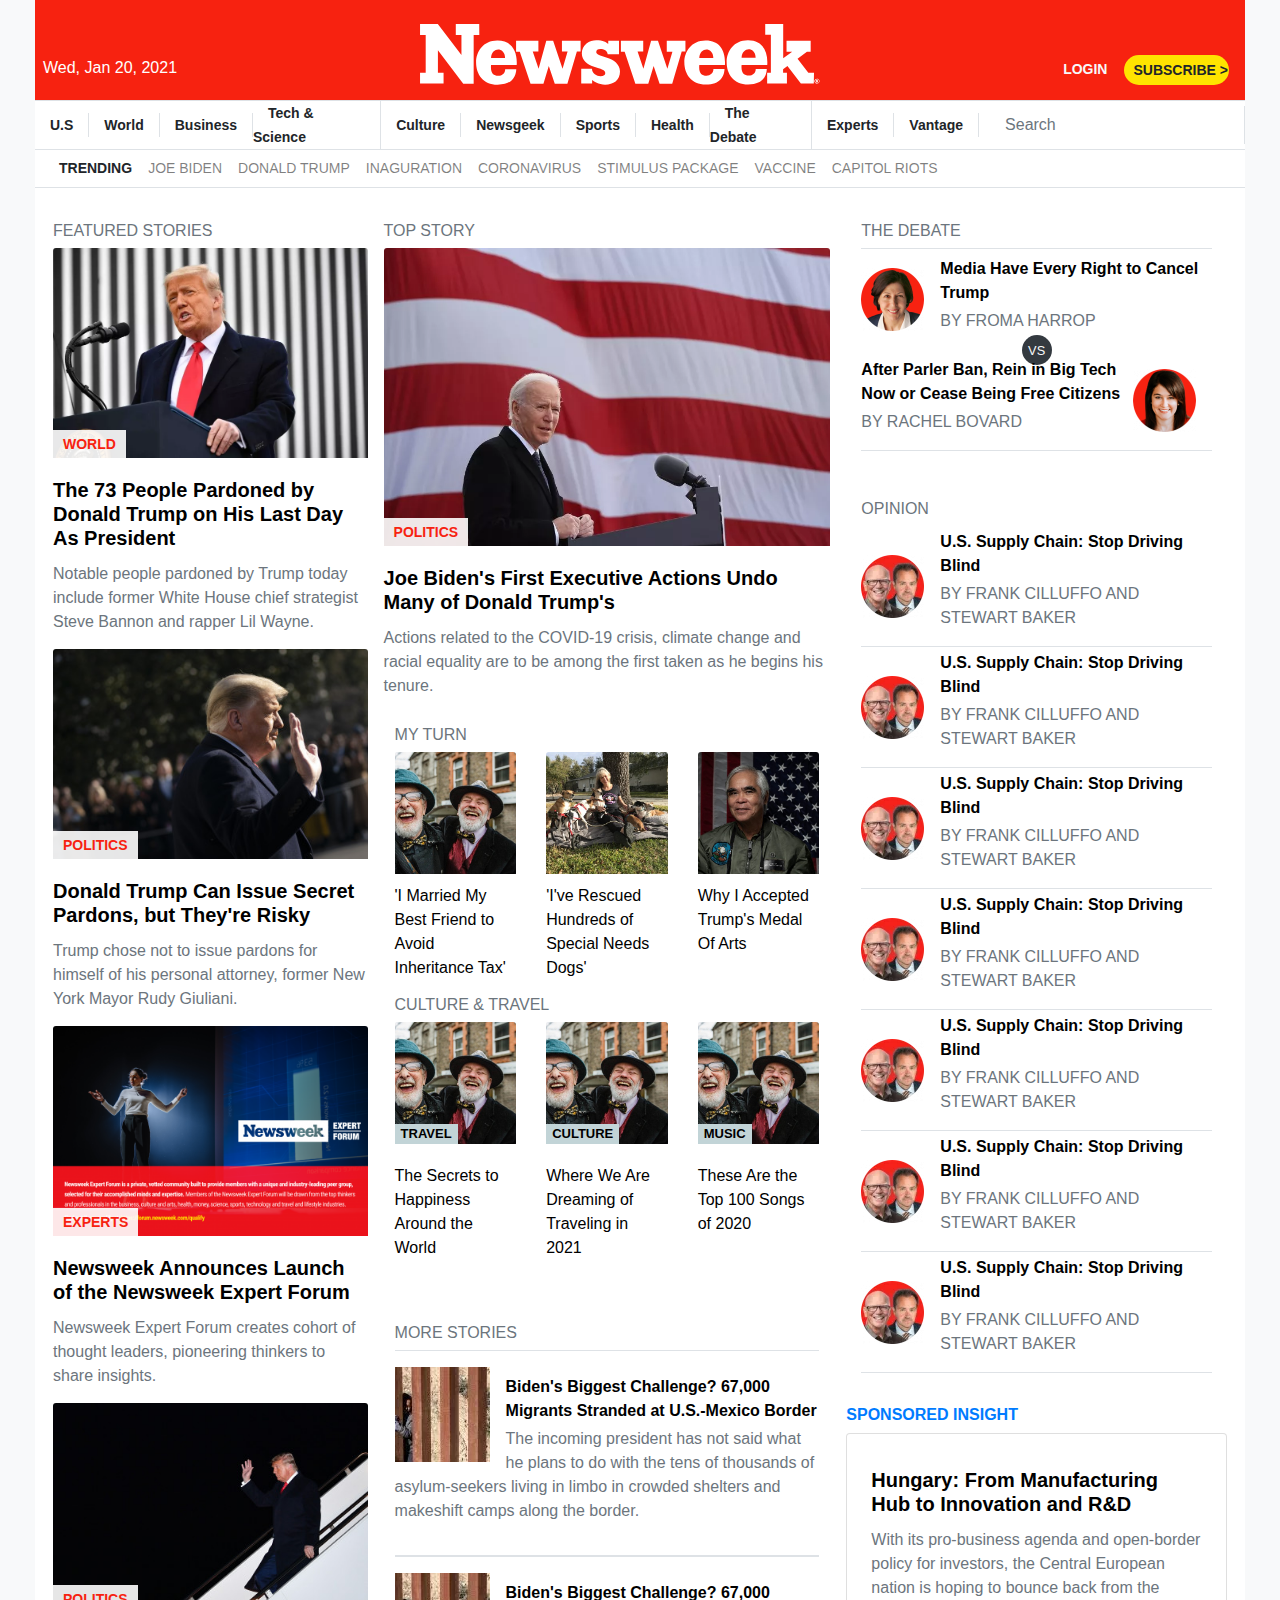
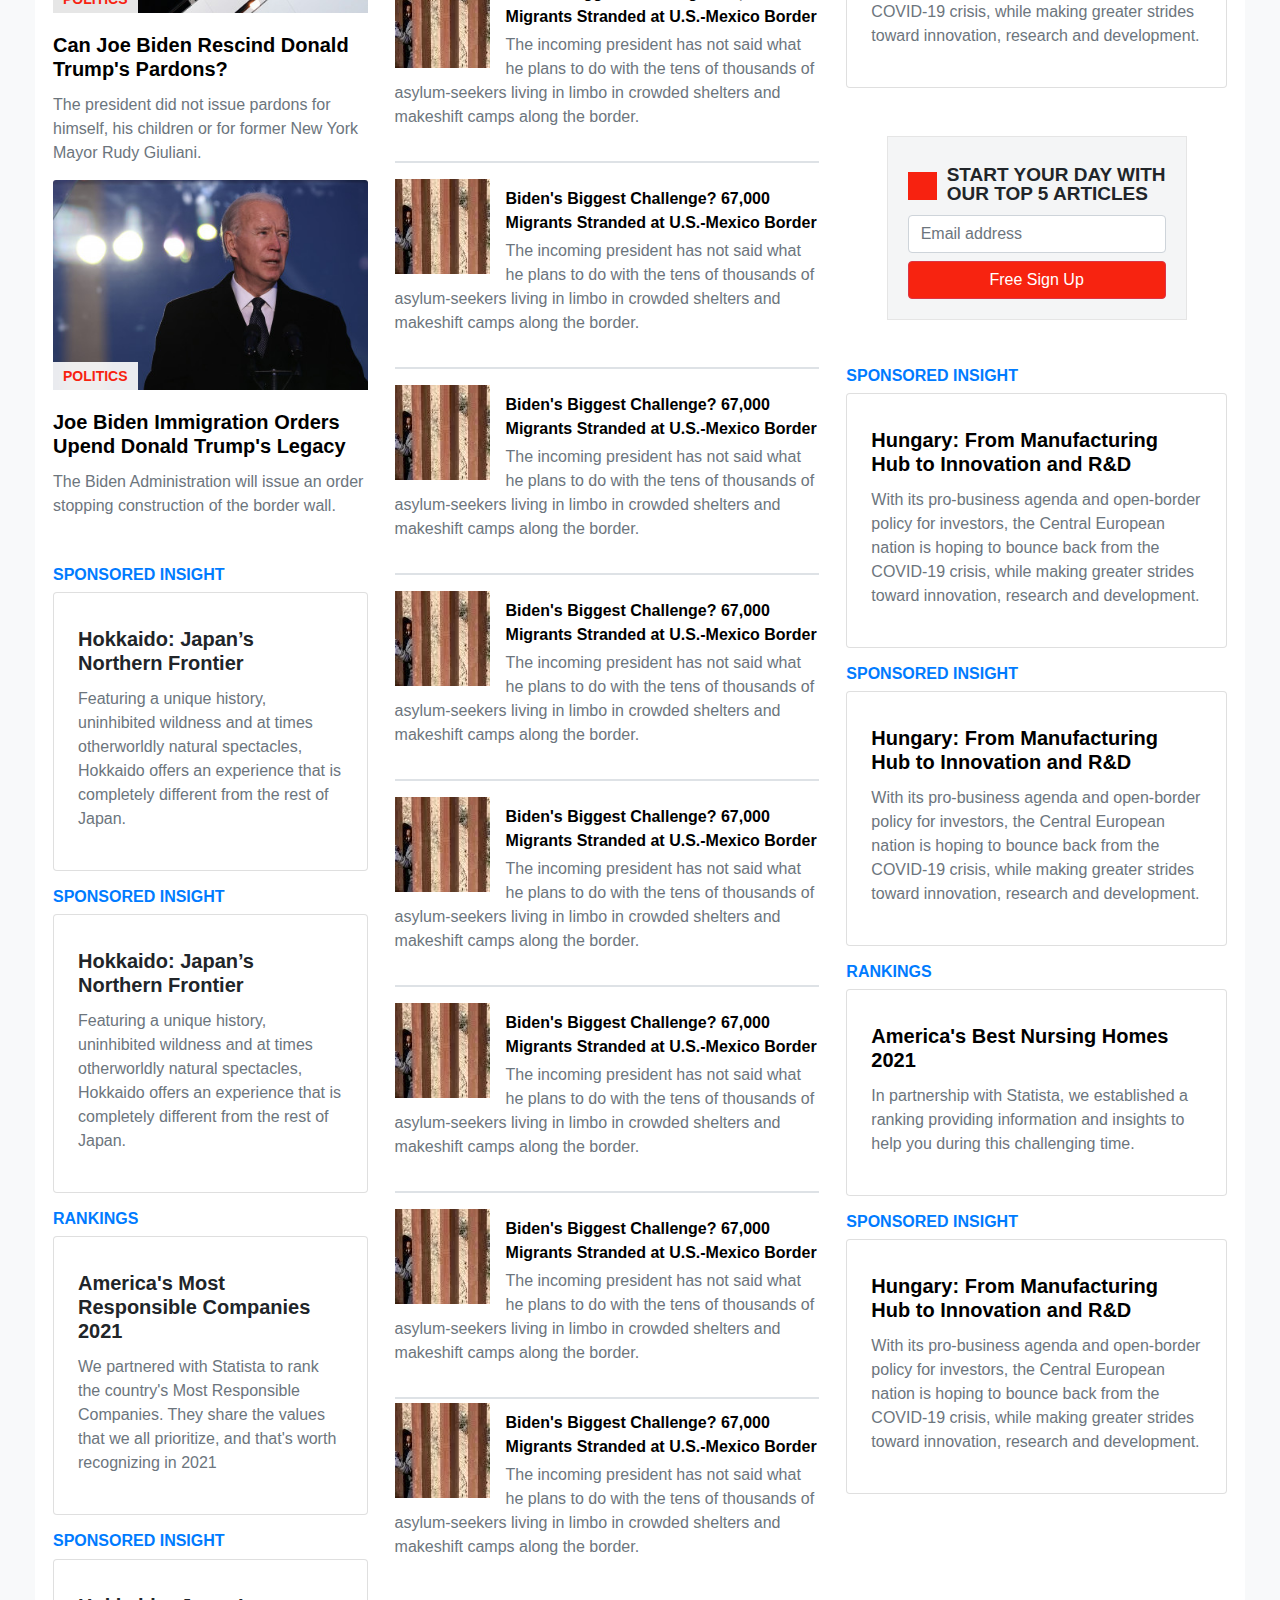
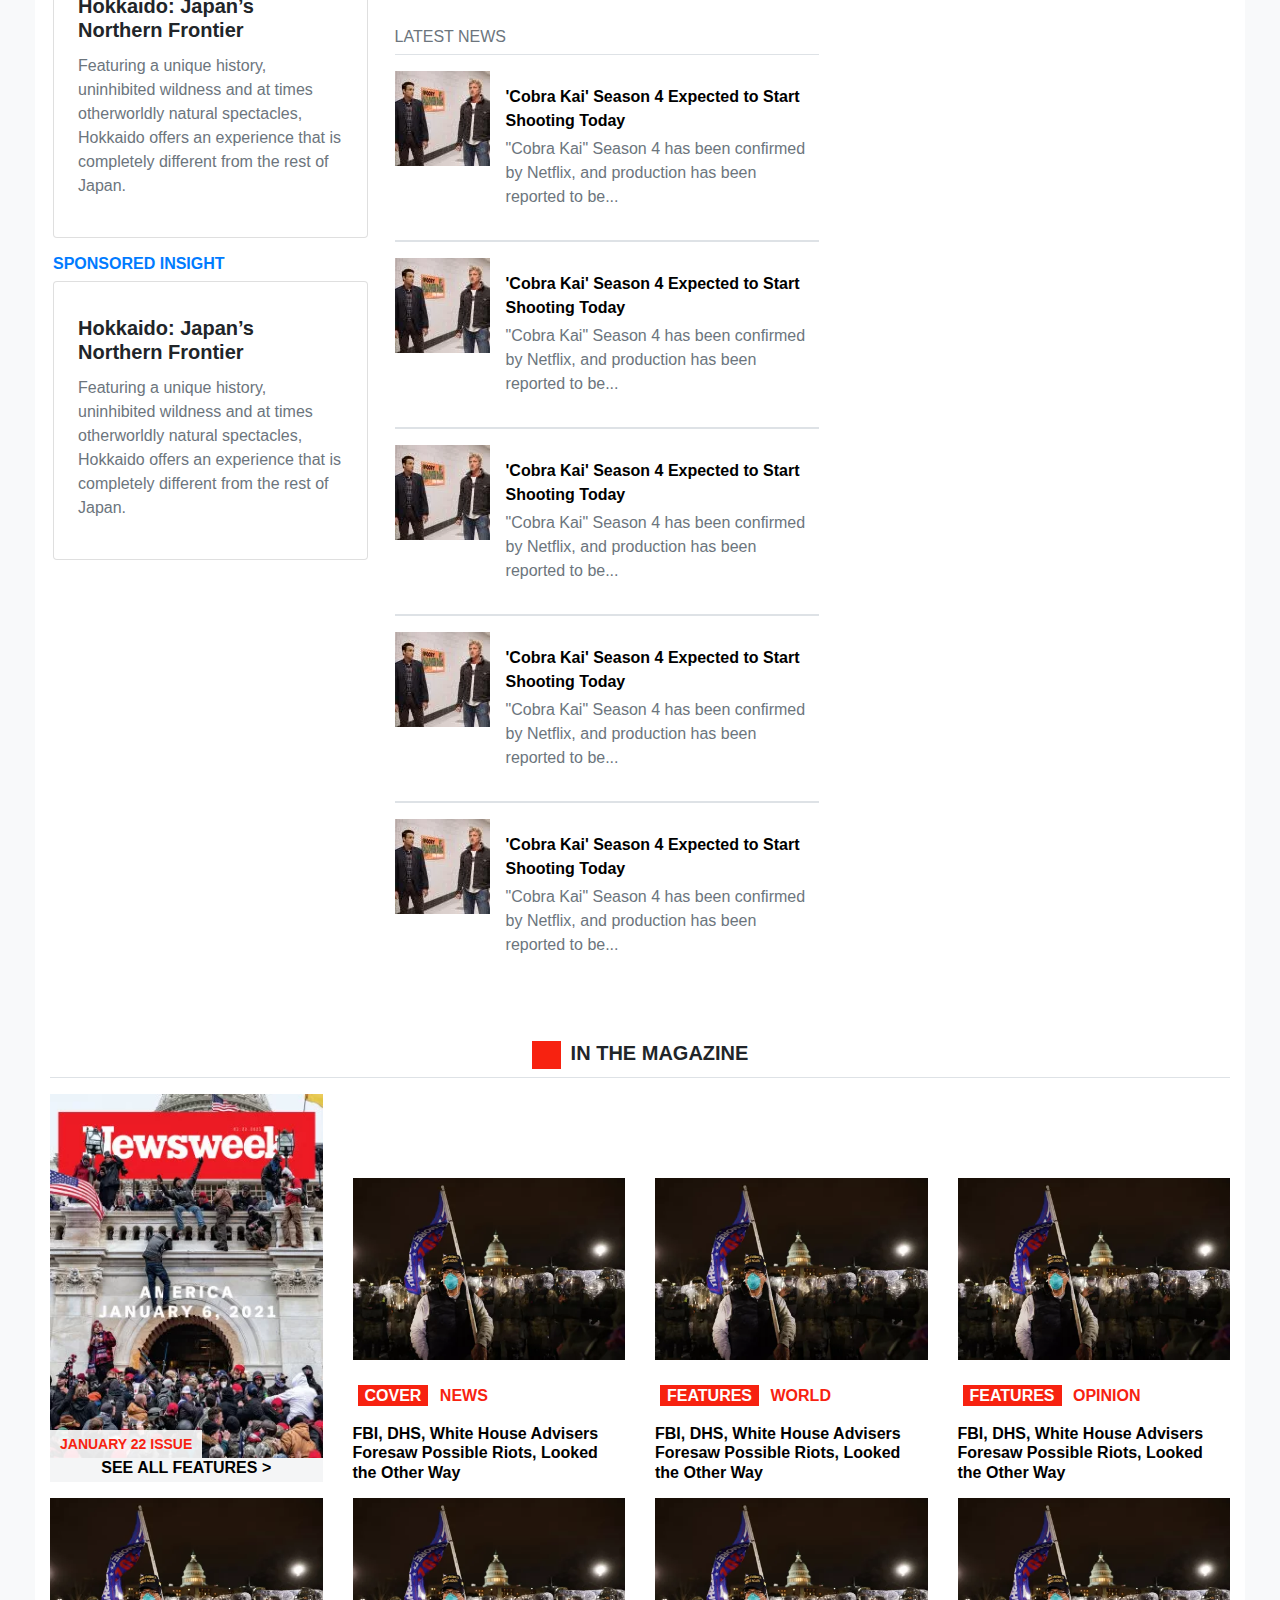
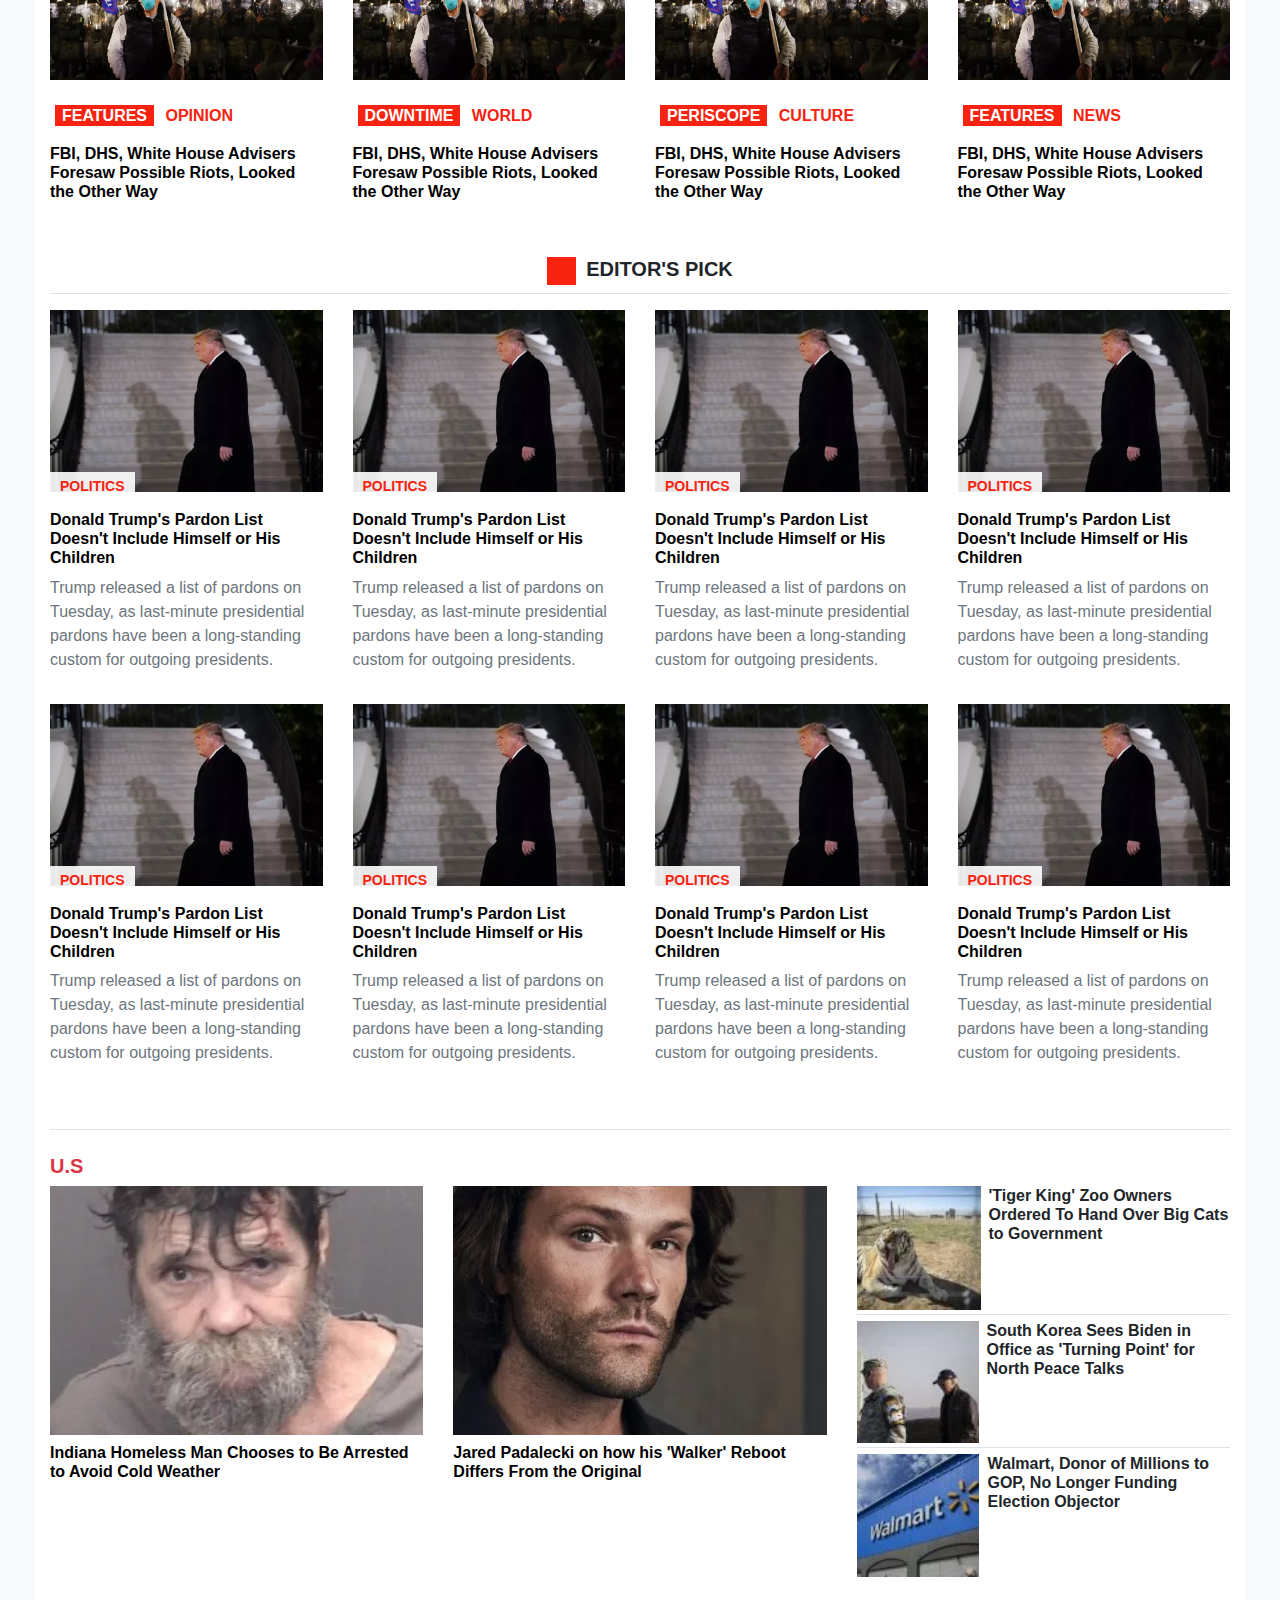
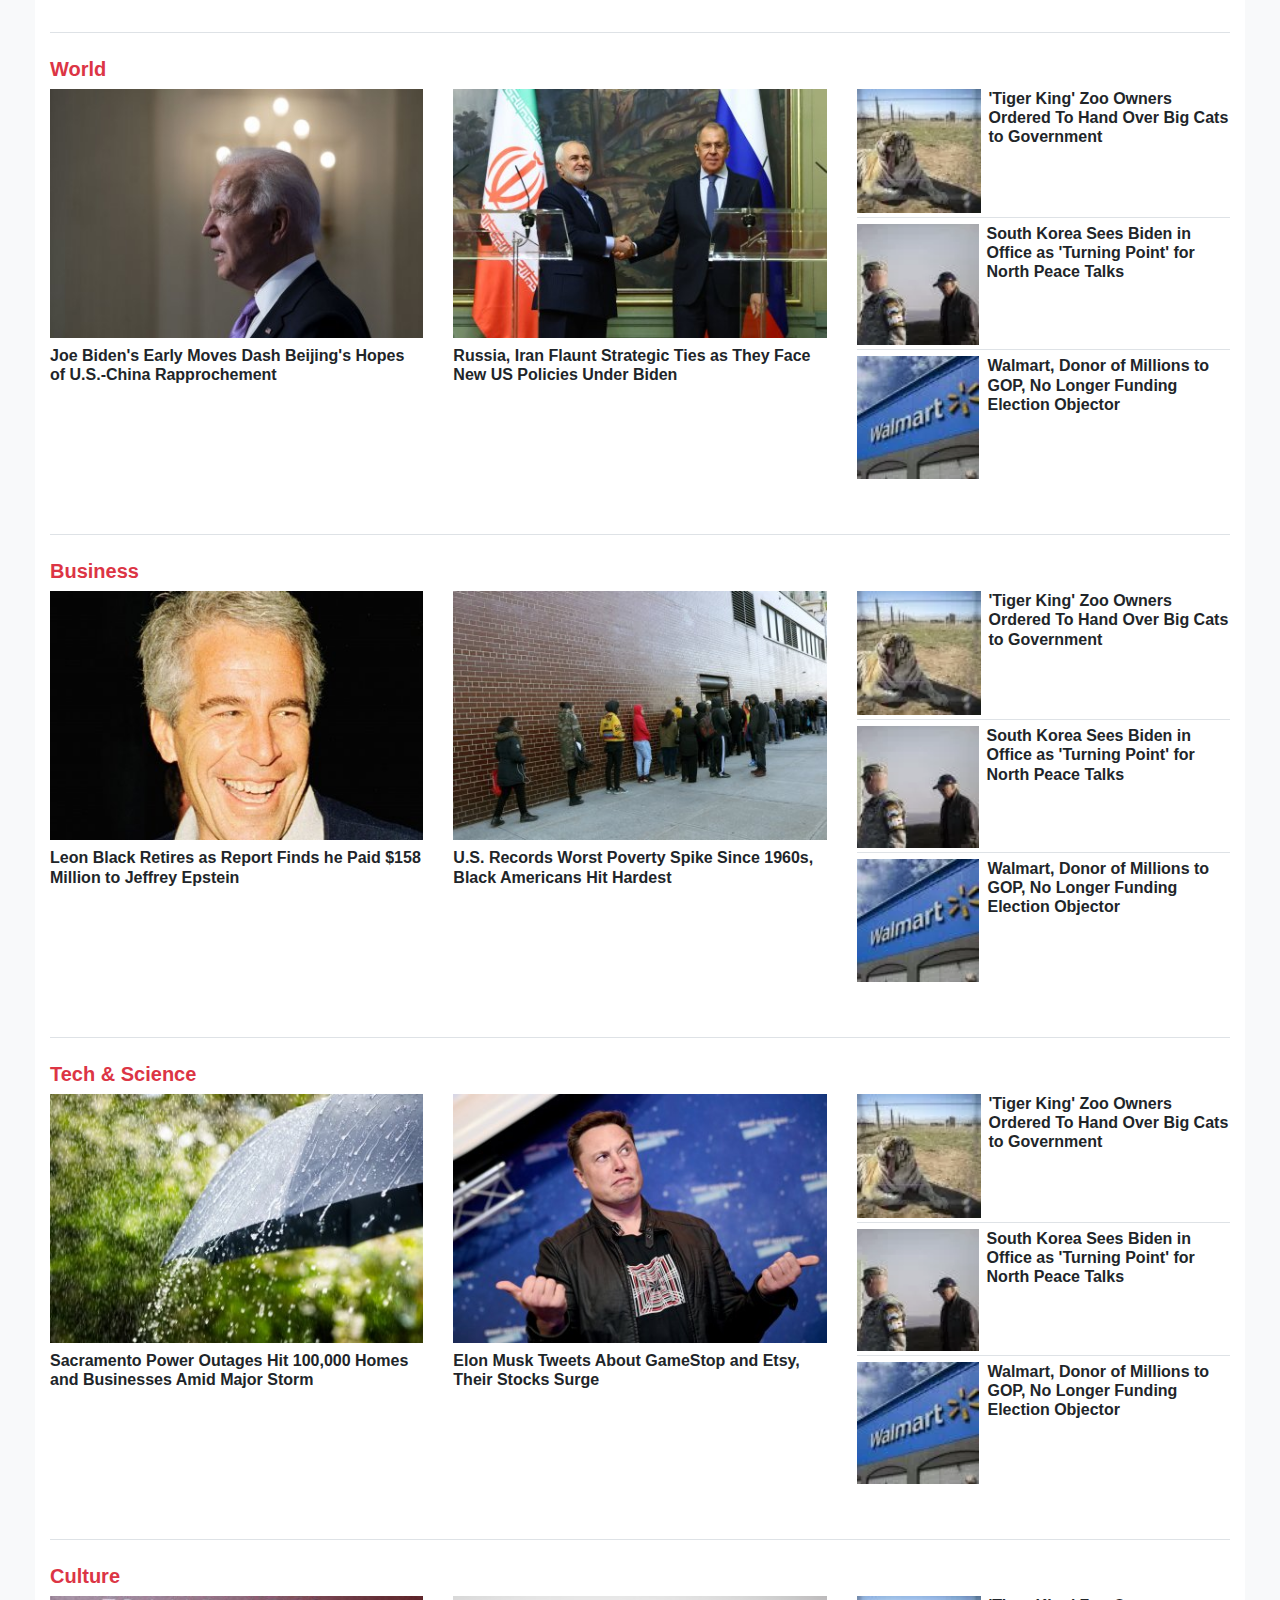
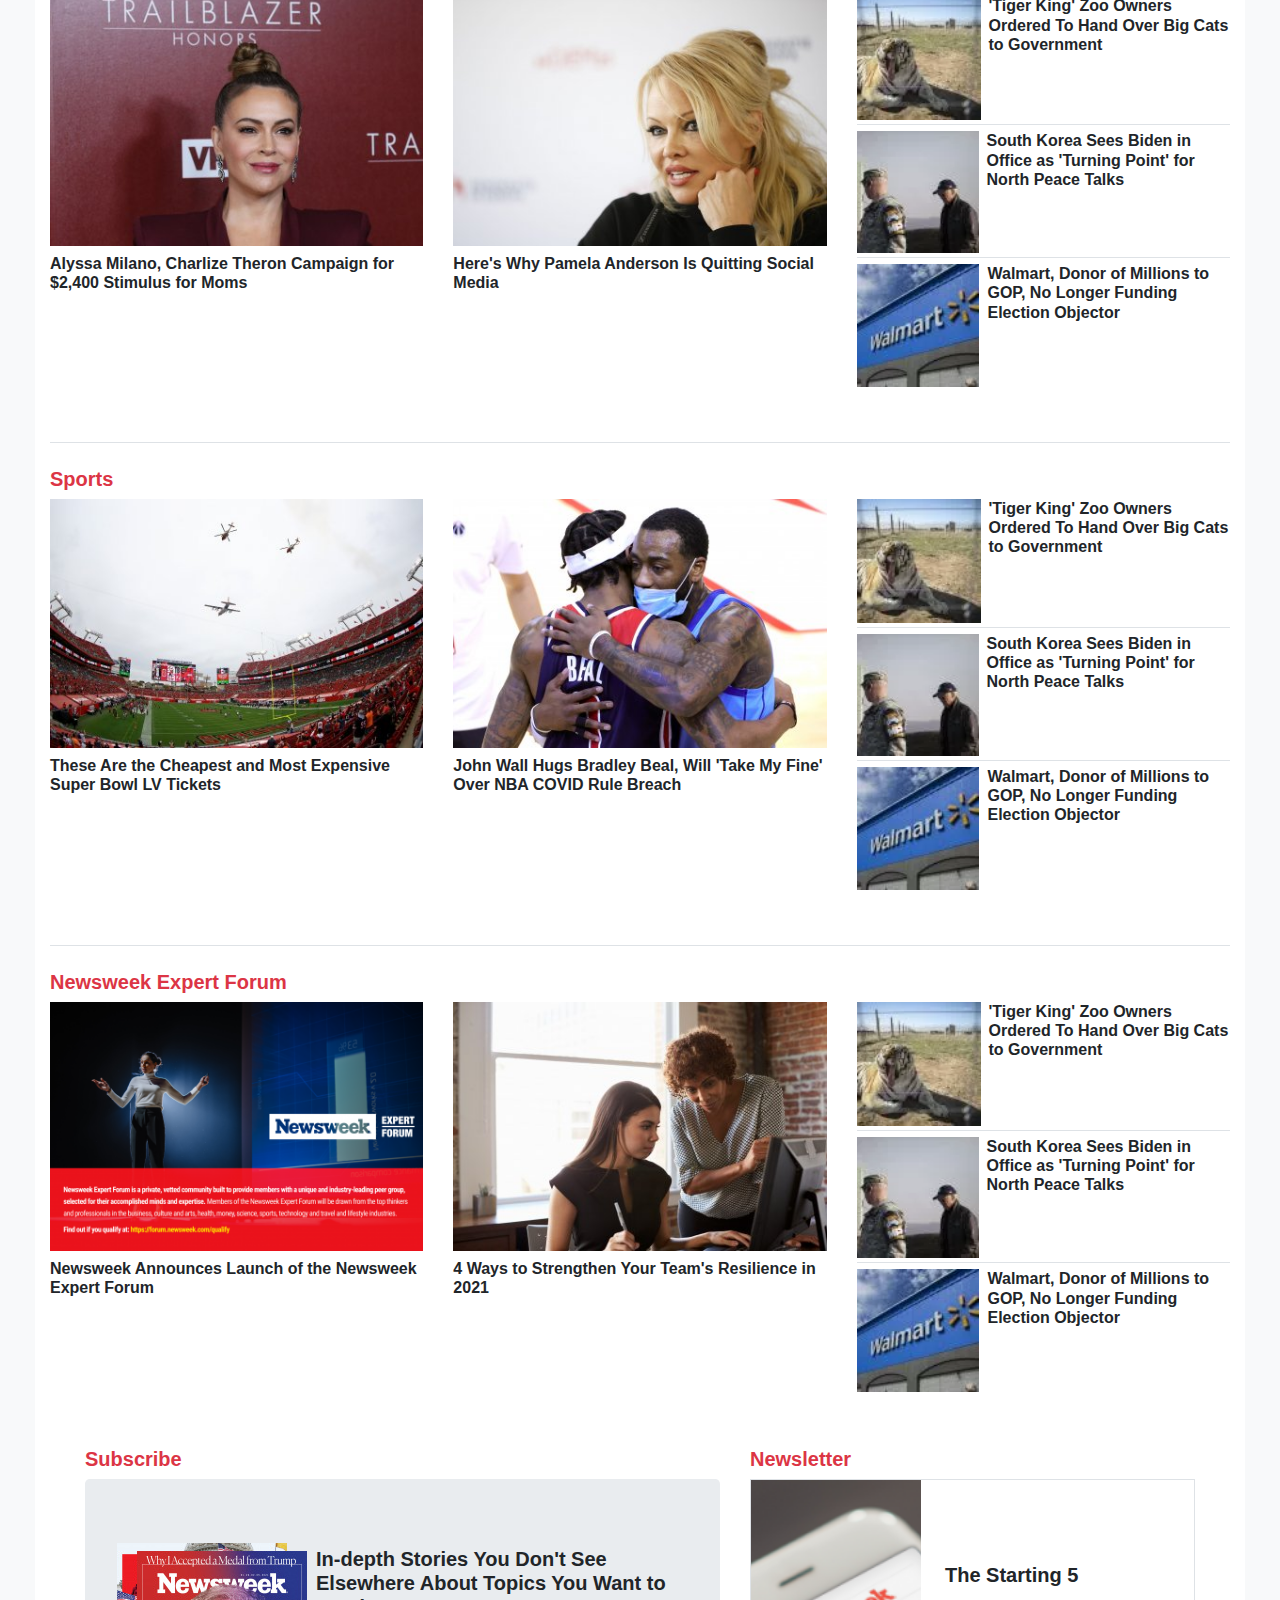
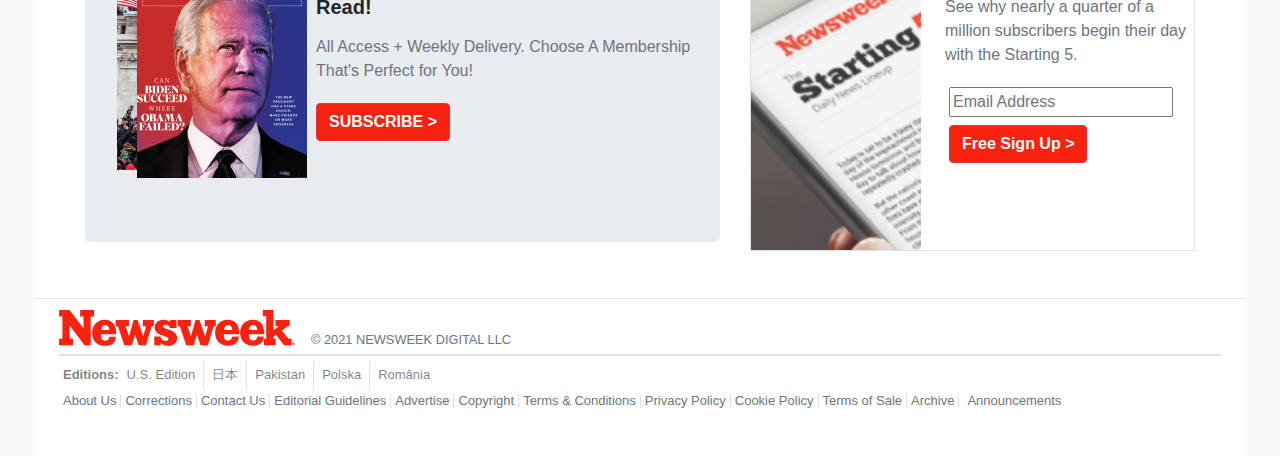
<file: index.html>
<!DOCTYPE html>
<html lang="en">
  <head>
    <meta charset="utf-8" />
    <meta
      name="viewport"
      content="width=device-width, initial-scale=1, shrink-to-fit=no"
    />
    <title>Newsweek - News, Analysis, Politics, Business, Technology</title>

    <link
      rel="stylesheet"
      href="https://stackpath.bootstrapcdn.com/bootstrap/4.4.1/css/bootstrap.min.css"
      integrity="sha384-Vkoo8x4CGsO3+Hhxv8T/Q5PaXtkKtu6ug5TOeNV6gBiFeWPGFN9MuhOf23Q9Ifjh"
      crossorigin="anonymous"
    />
    <link
      rel="stylesheet"
      href="https://use.fontawesome.com/releases/v5.15.1/css/all.css"
      integrity="sha384-vp86vTRFVJgpjF9jiIGPEEqYqlDwgyBgEF109VFjmqGmIY/Y4HV4d3Gp2irVfcrp"
      crossorigin="anonymous"
    />

    <link rel="stylesheet" type="text/css" href="assets/styles.css" />

    <link
      rel="icon"
      type="image/png"
      sizes="32x32"
      href="https://g.newsweek.com/themes/newsweek/favicons/favicon-32x32.png"
    />
  </head>

  <body class="bg-light">
    <div class="body-wrapper">
      <header>
        <div class="container-fluid px-0 font-head">
          <!-- NEWSWEEK - HEADER red section -->
          <div class="header d-flex justify-content-between header-wrapper">
            <div class="p-2 mt-5 mb-0 d-none d-lg-inline-block align-items-center">
              <span>Wed, Jan 20, 2021</span>
            </div>
            <div>
              <a href="https://www.newsweek.com" title="Newsweek Homepage">
                <svg
                  class="logo-head pt-4"
                  version="1.1"
                  xmlns="http://www.w3.org/2000/svg"
                  xmlns:xlink="http://www.w3.org/1999/xlink"
                  x="0px"
                  y="0px"
                  viewBox="0 0 396 60"
                  style="enable-background: new 0 0 395.6 60"
                  xml:space="preserve"
                >
                  <g>
                    <path
                      class="st0"
                      d="M58.7,10.8h-5.6v48.3H42.8l-25.1-33v22.1h5.6v10.8H0V48.3h5.6V10.8H0V0h17.6L41,30.7V10.8h-5.6V0h23.2	L58.7,10.8L58.7,10.8z M95.8,38c0,0.9,0,1.8-0.1,2.7H70.3c-0.7,8.2,2.4,10.6,7.1,10.6c3.9,0,6.9-2.6,6.9-6.6h11	c-0.3,7.2-4,15.4-18.5,15.4c-14.5,0-21.3-10.5-21.3-22.1c0-10.5,7-21.6,21-21.6C89.9,16.3,95.8,25.6,95.8,38 M159,27.3h-3.7	l-9.4,31.8h-12.5l-5.9-17.4l-5.3,17.4h-12.8L98.8,27.4h-3.7V16.6h22.1v10.7h-5.6l5.8,16.9l7.6-27.6h6.8l9.3,27.6l5-16.9h-5.6V16.6	H159L159,27.3L159,27.3z M174.5,27.8c0,1.5,1.2,2.5,5.4,3.9l6,2c5.5,1.8,12.1,5.9,12.1,13.4c0,8.8-6.6,13-14.7,13	c-6.5,0-11.5-3.2-12.9-4.6V59h-10.8V44.4h10.6c0.3,4.8,4.6,7.3,8.5,7.3c3.2,0,4.7-1.4,4.7-3c0-2-1.2-3.1-6.5-4.8l-5.3-1.8	c-5.4-1.7-11.4-5.7-11.4-12.8c0-8.7,7.7-13.1,14.3-13.1c6.8,0,10.1,1.9,11.8,3.8l0.1-3.3H197v13.3h-11.2c-0.2-3.6-3.7-5.2-7.2-5.2	C175.8,24.8,174.5,26.1,174.5,27.8 M262.8,27.3h-3.7l-9.4,31.8h-12.5l-5.9-17.4L226,59.1h-12.8l-10.6-31.7h-3.7V16.6h22.1v10.7	h-5.6l5.8,16.9l7.6-27.6h6.8l9.3,27.7l5-16.9h-5.6V16.6h18.5V27.3z M302,37.9c0,0.9,0,1.8-0.1,2.7h-25.4	c-0.7,8.2,2.4,10.6,7.1,10.6c3.9,0,6.9-2.6,6.9-6.6h11c-0.3,7.2-4,15.4-18.5,15.4c-14.5,0-21.3-10.5-21.3-22.1	c0-10.5,7-21.6,21-21.6C296.1,16.2,302,25.5,302,37.9 M343.9,37.8c0,0.9,0,1.8-0.1,2.7h-25.4c-0.7,8.2,2.4,10.6,7.1,10.6	c3.9,0,6.9-2.6,6.9-6.6h11c-0.3,7.2-4,15.4-18.5,15.4c-14.5,0-21.3-10.5-21.3-22.1c0-10.5,7-21.6,21-21.6	C338,16.1,343.9,25.4,343.9,37.8 M389.9,59h-12.8l-13.3-17.3l-4.3,3.2v3.4h3.8V59h-19.6V48.3h3.7V10.6h-5.6V0h17.8v33.9l8.9-6.5	h-5.6V16.6h23.9v10.8h-3.7l-9.3,7l10.7,13.9h5.6L389.9,59L389.9,59z M395.6,56.6c0,0.5-0.1,0.9-0.4,1.2c-0.2,0.4-0.5,0.7-0.9,0.9	c-0.4,0.2-0.8,0.4-1.3,0.4c-0.5,0-0.9-0.1-1.2-0.4c-0.4-0.2-0.7-0.5-0.9-0.9c-0.2-0.4-0.4-0.8-0.4-1.2c0-0.5,0.1-0.9,0.4-1.2	c0.2-0.4,0.5-0.7,0.9-0.9c0.4-0.2,0.8-0.4,1.2-0.4c0.5,0,0.9,0.1,1.3,0.4c0.4,0.2,0.7,0.5,0.9,0.9	C395.5,55.8,395.6,56.2,395.6,56.6 M394.6,58c0.4-0.4,0.6-0.9,0.6-1.4c0-0.6-0.2-1-0.6-1.4s-0.9-0.6-1.4-0.6s-1,0.2-1.4,0.6	c-0.4,0.4-0.6,0.9-0.6,1.4c0,0.6,0.2,1,0.6,1.4c0.4,0.4,0.9,0.6,1.4,0.6S394.2,58.4,394.6,58 M393.6,56.8c0.1,0.1,0.2,0.1,0.2,0.1	c0.1,0.1,0.2,0.2,0.2,0.3c0,0,0.2,0.3,0.4,0.8h-0.8c-0.3-0.5-0.4-0.8-0.5-0.9c-0.1-0.1-0.2-0.2-0.3-0.2c0,0-0.1,0-0.1,0v1.1h-0.6	v-2.6h1.2c0.4,0,0.6,0.1,0.7,0.2c0.2,0.2,0.2,0.3,0.2,0.6c0,0.2-0.1,0.4-0.2,0.5C393.9,56.6,393.8,56.7,393.6,56.8 M393.5,56.3	c0.1-0.1,0.1-0.2,0.1-0.3s-0.1-0.2-0.1-0.3c-0.1-0.1-0.2-0.1-0.4-0.1h-0.3v0.7h0.3C393.3,56.4,393.4,56.4,393.5,56.3 M318.4,33.5	h13.9c0-6-3.9-8.4-6.8-8.4C322.1,25.2,318.6,27.9,318.4,33.5 M276.5,33.6h13.9c0-6-3.9-8.4-6.8-8.4C280.3,25.2,276.8,28,276.5,33.6 M70.3,33.7h13.9c0-6-3.9-8.4-6.8-8.4C74.1,25.3,70.6,28.1,70.3,33.7"
                    ></path>
                  </g>
                </svg>
              </a>
            </div>
            <div
              class="btn-box d-flex align-items-center align-items-lg-end vertical-align-middle"
            >
              <button
                type="button"
                class="btn p-0 pr-2 pl-2 mr-2 mb-1 text-light d-none d-sm-block"
              >
                <b class="d-md-block d-sm-none">LOGIN</b>
                <span class="d-none d-md-none d-sm-block"
                  ><i class="fa fa-user"></i
                ></span>
              </button>
              <button
                type="button"
                class="btn p-0 pl-2  rounded-pill d-flex align-items-center justify-content-center"
              >
                <b>SUBSCRIBE ></b>
              </button>
              <button
                type="button"
                class="btn d-flex d-lg-none align-items-center p-0 pl-1"
              >
                <svg
                  width="2em"
                  height="2em"
                  viewBox="0 0 16 16"
                  class="bi bi-list text-light"
                  fill="currentColor"
                  xmlns="http://www.w3.org/2000/svg"
                >
                  <path
                    fill-rule="evenodd"
                    d="M2.5 11.5A.5.5 0 0 1 3 11h10a.5.5 0 0 1 0 1H3a.5.5 0 0 1-.5-.5zm0-4A.5.5 0 0 1 3 7h10a.5.5 0 0 1 0 1H3a.5.5 0 0 1-.5-.5zm0-4A.5.5 0 0 1 3 3h10a.5.5 0 0 1 0 1H3a.5.5 0 0 1-.5-.5z"
                  />
                </svg>
              </button>
            </div>
          </div>

          <!-- NAV BAR - menu row 1 -->

          <nav
            class="navbar-expand-lg navbar-light align-content-center border-top"
          >
            <ul
              class="navbar-one navbar-nav collapse navbar-collapse bg-white font-weight-bolder text-body justify-content-evenly"
            >
              <li class="nav-item">
                <a class="text-body" href="#">U.S</a>
              </li>
              <li class="nav-item">
                <a class="text-body" href="#">World</a>
              </li>
              <li class="nav-item">
                <a class="text-body" href="#">Business</a>
              </li>
              <li class="nav-item">
                <a class="text-body" href="#">Tech & Science</a>
              </li>
              <li class="nav-item">
                <a class="text-body" href="#">Culture</a>
              </li>
              <li class="nav-item">
                <a class="text-body" href="#">Newsgeek</a>
              </li>
              <li class="nav-item">
                <a class="text-body" href="#">Sports</a>
              </li>
              <li class="nav-item">
                <a class="text-body" href="#">Health</a>
              </li>
              <li class="nav-item">
                <a class="text-body" href="#">The Debate</a>
              </li>
              <li class="nav-item">
                <a class="text-body" href="#">Experts</a>
              </li>
              <li class="nav-item">
                <a class="text-body" href="#">Vantage</a>
              </li>
              <li class="search-input">
                <form>
                  <div class="input-group-append">
                    <span class="form-group col-lg-6">
                      <input
                        type="Search"
                        placeholder="Search"
                        class="form-control border-0"
                      />
                    </span>
                    <span class="input-sm border-0 nav-link">
                      <i class="fas fa-search"></i>
                    </span>
                  </div>
                </form>
              </li>
            </ul>

            <ul
              class="navbar-nav collapse navbar-collapse bg-white border-top justify-content-evenly"
            >
              <li class="nav-item pl-3">
                <a class="nav-link font-weight-bolder text-body" href="#"
                  >TRENDING</a
                >
              </li>
              <li class="nav-item">
                <a class="nav-link" href="#">JOE BIDEN</a>
              </li>
              <li class="nav-item">
                <a class="nav-link" href="#">DONALD TRUMP</a>
              </li>
              <li class="nav-item">
                <a class="nav-link" href="#">INAGURATION</a>
              </li>
              <li class="nav-item">
                <a class="nav-link" href="#">CORONAVIRUS</a>
              </li>
              <li class="nav-item">
                <a class="nav-link" href="#">STIMULUS PACKAGE</a>
              </li>
              <li class="nav-item">
                <a class="nav-link" href="#">VACCINE</a>
              </li>
              <li class="nav-item">
                <a class="nav-link" href="#">CAPITOL RIOTS</a>
              </li>
            </ul>
          </nav>
        </div>

        <!-- HEADER - container div ENDS -->
      </header>

      <!-- MAIN SECTION -->
      <main class="bg-white border-top">
        <section class="container-fluid main-section">
          <div class="row">
            <div class="col-md-12 col-lg-8 order-1 order-md-1">
              <div class="row">
                <!-- TOP STORIES -->

                <div class="col-lg-7 col-md-6 col-sm-12 order-md-2">
                  <div class="col-12 order-md-2 p-2">
                    <div class="row">
                      <h6 class="text-secondary">TOP STORY</h6>
                      <div class="card border-0">
                        <div class="article-wrap">
                          <a class="text-decoration-none" href="#">
                            <div class="category-label">POLITICS</div>
                            <img
                              src="img/biden-speaks-delaware.webp"
                              class="card-img-top"
                              alt="donnie"
                            />
                          </a>
                        </div>
                        <div class="article-body">
                          <h5 class="card-title font-weight-bold cat-a">
                            Joe Biden's First Executive Actions Undo Many of
                            Donald Trump's
                          </h5>
                          <p class="card-text text-secondary">
                            Actions related to the COVID-19 crisis, climate
                            change and racial equality are to be among the first
                            taken as he begins his tenure.
                          </p>
                        </div>
                      </div>
                    </div>
                  </div>
                  <!-- MY TURN -->

                  <div class="col-12 d-none d-md-block p-1">
                    <h6 class="text-secondary">MY TURN</h6>
                    <div class="row">
                      <div class="card border-0 col-4">
                        <img
                          src="img/marriage-same-sex-marriage-best-friends.jpg"
                          class="card-img-top"
                          alt="tax"
                        />
                        <div class="article-body">
                          <p class="card-text text-secondary cat-a">
                            'I Married My Best Friend to Avoid Inheritance Tax'
                          </p>
                        </div>
                      </div>
                      <div class="card border-0 col-4">
                        <img
                          src="img/dogs-special-needs-rescue-rescue-dogs.jpg"
                          class="card-img-top"
                          alt="puppies"
                        />
                        <div class="article-body">
                          <p class="card-text text-secondary cat-a">
                            'I've Rescued Hundreds of Special Needs Dogs'
                          </p>
                        </div>
                      </div>
                      <div class="card border-0 col-4">
                        <img
                          src="img/nick-ut-presidential-medal-freedom-photographer.jpg"
                          class="card-img-top"
                          alt="photo"
                        />
                        <div class="article-body">
                          <p class="card-text text-secondary cat-a">
                            Why I Accepted Trump's Medal Of Arts
                          </p>
                        </div>
                      </div>
                    </div>

                    <!-- CULTURE AND TRAVEL -->

                    <h6 class="text-secondary">CULTURE & TRAVEL</h6>
                    <div class="row">
                      <div class="card border-0 col-4">
                        <div class="culture-image-wrap">
                          <div class="culture-image-tag">
                            <a href="topic/travel" class="active">TRAVEL</a>
                          </div>
                          <img
                            src="img/marriage-same-sex-marriage-best-friends.jpg"
                            class="card-img-top"
                            alt="tax"
                          />
                        </div>

                        <div class="article-body">
                          <p class="card-text text-secondary cat-a">
                            The Secrets to Happiness Around the World
                          </p>
                        </div>
                      </div>

                      <div class="card border-0 col-4">
                        <div class="culture-image-wrap">
                          <div class="culture-image-tag">
                            <a href="topic/travel" class="active">CULTURE</a>
                          </div>
                          <img
                            src="img/marriage-same-sex-marriage-best-friends.jpg"
                            class="card-img-top"
                            alt="puppies"
                          />
                        </div>
                        <div class="article-body">
                          <p class="card-text text-secondary cat-a">
                            Where We Are Dreaming of Traveling in 2021
                          </p>
                        </div>
                      </div>

                      <div class="card border-0 col-4">
                        <div class="culture-image-wrap">
                          <div class="culture-image-tag">
                            <a href="topic/travel" class="active">MUSIC</a>
                          </div>
                          <img
                            src="img/marriage-same-sex-marriage-best-friends.jpg"
                            class="card-img-top"
                            alt="photo"
                          />
                        </div>
                        <div class="article-body">
                          <p class="card-text text-secondary cat-a">
                            These Are the Top 100 Songs of 2020
                          </p>
                        </div>
                      </div>
                    </div>

                    <!-- MORE STORIES -->
                    <h6 class="text-secondary mt-5">MORE STORIES</h6>

                    <div class="border-top border-bottom py-3">
                      <img
                        src="img/migrant-child-us-mexico-border-stranded-trump.webp"
                        class="float-left mr-3"
                        alt="froma"
                      />
                      <div>
                        <p class="pt-2 mb-1 font-weight-bold cat-a">
                          Biden's Biggest Challenge? 67,000 Migrants Stranded at
                          U.S.-Mexico Border
                        </p>
                        <p class="text-secondary">
                          The incoming president has not said what he plans to
                          do with the tens of thousands of asylum-seekers living
                          in limbo in crowded shelters and makeshift camps along
                          the border.
                        </p>
                      </div>
                    </div>

                    <div class="border-top border-bottom py-3">
                      <img
                        src="img/migrant-child-us-mexico-border-stranded-trump.webp"
                        class="float-left mr-3"
                        alt="froma"
                      />
                      <div>
                        <p class="pt-2 mb-1 font-weight-bold cat-a">
                          Biden's Biggest Challenge? 67,000 Migrants Stranded at
                          U.S.-Mexico Border
                        </p>
                        <p class="text-secondary">
                          The incoming president has not said what he plans to
                          do with the tens of thousands of asylum-seekers living
                          in limbo in crowded shelters and makeshift camps along
                          the border.
                        </p>
                      </div>
                    </div>

                    <div class="border-top border-bottom py-3">
                      <img
                        src="img/migrant-child-us-mexico-border-stranded-trump.webp"
                        class="float-left mr-3"
                        alt="froma"
                      />
                      <div>
                        <p class="pt-2 mb-1 font-weight-bold cat-a">
                          Biden's Biggest Challenge? 67,000 Migrants Stranded at
                          U.S.-Mexico Border
                        </p>
                        <p class="text-secondary">
                          The incoming president has not said what he plans to
                          do with the tens of thousands of asylum-seekers living
                          in limbo in crowded shelters and makeshift camps along
                          the border.
                        </p>
                      </div>
                    </div>

                    <div class="border-top border-bottom py-3">
                      <img
                        src="img/migrant-child-us-mexico-border-stranded-trump.webp"
                        class="float-left mr-3"
                        alt="froma"
                      />
                      <div>
                        <p class="pt-2 mb-1 font-weight-bold cat-a">
                          Biden's Biggest Challenge? 67,000 Migrants Stranded at
                          U.S.-Mexico Border
                        </p>
                        <p class="text-secondary">
                          The incoming president has not said what he plans to
                          do with the tens of thousands of asylum-seekers living
                          in limbo in crowded shelters and makeshift camps along
                          the border.
                        </p>
                      </div>
                    </div>

                    <div class="border-top border-bottom py-3">
                      <img
                        src="img/migrant-child-us-mexico-border-stranded-trump.webp"
                        class="float-left mr-3"
                        alt="froma"
                      />
                      <div>
                        <p class="pt-2 mb-1 font-weight-bold cat-a">
                          Biden's Biggest Challenge? 67,000 Migrants Stranded at
                          U.S.-Mexico Border
                        </p>
                        <p class="text-secondary">
                          The incoming president has not said what he plans to
                          do with the tens of thousands of asylum-seekers living
                          in limbo in crowded shelters and makeshift camps along
                          the border.
                        </p>
                      </div>
                    </div>

                    <div class="border-top border-bottom py-3">
                      <img
                        src="img/migrant-child-us-mexico-border-stranded-trump.webp"
                        class="float-left mr-3"
                        alt="froma"
                      />
                      <div>
                        <p class="pt-2 mb-1 font-weight-bold cat-a">
                          Biden's Biggest Challenge? 67,000 Migrants Stranded at
                          U.S.-Mexico Border
                        </p>
                        <p class="text-secondary">
                          The incoming president has not said what he plans to
                          do with the tens of thousands of asylum-seekers living
                          in limbo in crowded shelters and makeshift camps along
                          the border.
                        </p>
                      </div>
                    </div>

                    <div class="border-top border-bottom py-3">
                      <img
                        src="img/migrant-child-us-mexico-border-stranded-trump.webp"
                        class="float-left mr-3"
                        alt="froma"
                      />
                      <div>
                        <p class="pt-2 mb-1 font-weight-bold cat-a">
                          Biden's Biggest Challenge? 67,000 Migrants Stranded at
                          U.S.-Mexico Border
                        </p>
                        <p class="text-secondary">
                          The incoming president has not said what he plans to
                          do with the tens of thousands of asylum-seekers living
                          in limbo in crowded shelters and makeshift camps along
                          the border.
                        </p>
                      </div>
                    </div>

                    <div class="border-top border-bottom py-3">
                      <img
                        src="img/migrant-child-us-mexico-border-stranded-trump.webp"
                        class="float-left mr-3"
                        alt="froma"
                      />
                      <div>
                        <p class="pt-2 mb-1 font-weight-bold cat-a">
                          Biden's Biggest Challenge? 67,000 Migrants Stranded at
                          U.S.-Mexico Border
                        </p>
                        <p class="text-secondary">
                          The incoming president has not said what he plans to
                          do with the tens of thousands of asylum-seekers living
                          in limbo in crowded shelters and makeshift camps along
                          the border.
                        </p>
                      </div>
                    </div>

                    <div class="border-top py-1">
                      <img
                        src="img/migrant-child-us-mexico-border-stranded-trump.webp"
                        class="float-left mr-3"
                        alt="froma"
                      />
                      <div>
                        <p class="pt-2 mb-1 font-weight-bold cat-a">
                          Biden's Biggest Challenge? 67,000 Migrants Stranded at
                          U.S.-Mexico Border
                        </p>
                        <p class="text-secondary">
                          The incoming president has not said what he plans to
                          do with the tens of thousands of asylum-seekers living
                          in limbo in crowded shelters and makeshift camps along
                          the border.
                        </p>
                      </div>
                    </div>

                    <!-- LATEST NEWS -->
                    <h6 class="text-secondary mt-5">LATEST NEWS</h6>

                    <div class="media border-top border-bottom py-3">
                      <img
                        src="img/cobra-kai-karate-kid-sequel.webp"
                        class="float-left mr-3"
                        alt="froma"
                      />
                      <div class="article-body">
                        <p class="card-title pt-1 mb-1 font-weight-bold cat-a">
                          'Cobra Kai' Season 4 Expected to Start Shooting Today
                        </p>
                        <p class="card-text text-secondary">
                          "Cobra Kai" Season 4 has been confirmed by Netflix,
                          and production has been reported to be...
                        </p>
                      </div>
                    </div>

                    <div class="media border-top border-bottom py-3">
                      <img
                        src="img/cobra-kai-karate-kid-sequel.webp"
                        class="float-left mr-3"
                        alt="froma"
                      />
                      <div class="article-body">
                        <p class="card-title pt-1 mb-1 font-weight-bold cat-a">
                          'Cobra Kai' Season 4 Expected to Start Shooting Today
                        </p>
                        <p class="card-text text-secondary">
                          "Cobra Kai" Season 4 has been confirmed by Netflix,
                          and production has been reported to be...
                        </p>
                      </div>
                    </div>

                    <div class="media border-top border-bottom py-3">
                      <img
                        src="img/cobra-kai-karate-kid-sequel.webp"
                        class="float-left mr-3"
                        alt="froma"
                      />
                      <div class="article-body">
                        <p class="card-title pt-1 mb-1 font-weight-bold cat-a">
                          'Cobra Kai' Season 4 Expected to Start Shooting Today
                        </p>
                        <p class="card-text text-secondary">
                          "Cobra Kai" Season 4 has been confirmed by Netflix,
                          and production has been reported to be...
                        </p>
                      </div>
                    </div>

                    <div class="media border-top border-bottom py-3">
                      <img
                        src="img/cobra-kai-karate-kid-sequel.webp"
                        class="float-left mr-3"
                        alt="froma"
                      />
                      <div class="article-body">
                        <p class="card-title pt-1 mb-1 font-weight-bold cat-a">
                          'Cobra Kai' Season 4 Expected to Start Shooting Today
                        </p>
                        <p class="card-text text-secondary">
                          "Cobra Kai" Season 4 has been confirmed by Netflix,
                          and production has been reported to be...
                        </p>
                      </div>
                    </div>

                    <div class="media border-top py-3">
                      <img
                        src="img/cobra-kai-karate-kid-sequel.webp"
                        class="float-left mr-3"
                        alt="froma"
                      />
                      <div class="article-body">
                        <p class="card-title pt-1 mb-1 font-weight-bold cat-a">
                          'Cobra Kai' Season 4 Expected to Start Shooting Today
                        </p>
                        <p class="card-text text-secondary">
                          "Cobra Kai" Season 4 has been confirmed by Netflix,
                          and production has been reported to be...
                        </p>
                      </div>
                    </div>
                  </div>
                </div>

                <!-- FEATURED STORIES -->

                <div class="col-lg-5 col-md-6 col-sm-12 order-md-1">
                  <div class="col-12 p-2">
                    <div class="row">
                      <h6 class="text-secondary">FEATURED STORIES</h6>
                      <article>
                        <div class="card border-0">
                          <div class="article-wrap">
                            <div class="category-label">
                              <a class="text-decoration-none" href="/world">
                                World
                              </a>
                            </div>
                            <img
                              src="img/donald-trump.webp"
                              class="card-img-top"
                              alt="donnie"
                            />
                          </div>

                          <div class="article-body">
                            <h5 class="card-title font-weight-bold cat-a">
                              The 73 People Pardoned by Donald Trump on His Last
                              Day As President
                            </h5>
                            <p class="card-text text-secondary">
                              Notable people pardoned by Trump today include
                              former White House chief strategist Steve Bannon
                              and rapper Lil Wayne.
                            </p>
                          </div>
                        </div>
                      </article>

                      <article>
                        <div class="card border-0">
                          <div class="article-wrap">
                            <div class="category-label">
                              <a class="text-decoration-none" href="/world">
                                POLITICS
                              </a>
                            </div>
                            <img
                              src="img/trump-waves-south-lawn.jpg"
                              class="card-img-top"
                              alt="donnie"
                            />
                          </div>

                          <div class="article-body">
                            <h5 class="card-title font-weight-bold cat-a">
                              Donald Trump Can Issue Secret Pardons, but They're
                              Risky
                            </h5>
                            <p class="card-text text-secondary">
                              Trump chose not to issue pardons for himself of
                              his personal attorney, former New York Mayor Rudy
                              Giuliani.
                            </p>
                          </div>
                        </div>
                      </article>

                      <article>
                        <div class="card border-0">
                          <div class="article-wrap">
                            <div class="category-label">
                              <a class="text-decoration-none" href="/world">
                                EXPERTS
                              </a>
                            </div>
                            <img
                              src="img/newsweek-expert-forum.png"
                              class="card-img-top"
                              alt="donnie"
                            />
                          </div>

                          <div class="article-body">
                            <h5 class="card-title font-weight-bold cat-a">
                              Newsweek Announces Launch of the Newsweek Expert
                              Forum
                            </h5>
                            <p class="card-text text-secondary">
                              Newsweek Expert Forum creates cohort of thought
                              leaders, pioneering thinkers to share insights.
                            </p>
                          </div>
                        </div>
                      </article>

                      <article>
                        <div class="card border-0">
                          <div class="article-wrap">
                            <div class="category-label">
                              <a class="text-decoration-none" href="/world">
                                POLITICS
                              </a>
                            </div>
                            <img
                              src="img/trump-steps-off-air-force-one.jpg"
                              class="card-img-top"
                              alt="donnie"
                            />
                          </div>

                          <div class="article-body">
                            <h5 class="card-title font-weight-bold cat-a">
                              Can Joe Biden Rescind Donald Trump's Pardons?
                            </h5>
                            <p class="card-text text-secondary">
                              The president did not issue pardons for himself,
                              his children or for former New York Mayor Rudy
                              Giuliani.
                            </p>
                          </div>
                        </div>
                      </article>

                      <article>
                        <div class="card border-0">
                          <div class="article-wrap">
                            <div class="category-label">
                              <a class="text-decoration-none" href="/world">
                                POLITICS
                              </a>
                            </div>
                            <img
                              src="img/biden-delivers-remarks-during-memorial-service.jpg"
                              class="card-img-top"
                              alt="donnie"
                            />
                          </div>

                          <div class="article-body">
                            <h5 class="card-title font-weight-bold cat-a">
                              Joe Biden Immigration Orders Upend Donald Trump's
                              Legacy
                            </h5>
                            <p class="card-text text-secondary">
                              The Biden Administration will issue an order
                              stopping construction of the border wall.
                            </p>
                          </div>
                        </div>
                      </article>
                    </div>
                  </div>

                  <div class="col-12 p-2 d-none d-md-block p-1">
                    <div class="row">
                      <!--    SPONSORED INSIGHT -->
                      <div class="pt-3">
                        <h6 class="text-primary font-weight-bold">
                          SPONSORED INSIGHT
                        </h6>
                        <div class="card border-box p-4">
                          <div class="article-body">
                            <h5 class="card-title font-weight-bold">
                              Hokkaido: Japan’s Northern Frontier
                            </h5>
                            <p class="card-text text-secondary">
                              Featuring a unique history, uninhibited wildness
                              and at times otherworldly natural spectacles,
                              Hokkaido offers an experience that is completely
                              different from the rest of Japan.
                            </p>
                          </div>
                        </div>
                      </div>

                      <div class="pt-3">
                        <h6 class="text-primary font-weight-bold">
                          SPONSORED INSIGHT
                        </h6>
                        <div class="card border-box p-4">
                          <div class="article-body">
                            <h5 class="card-title font-weight-bold">
                              Hokkaido: Japan’s Northern Frontier
                            </h5>
                            <p class="card-text text-secondary">
                              Featuring a unique history, uninhibited wildness
                              and at times otherworldly natural spectacles,
                              Hokkaido offers an experience that is completely
                              different from the rest of Japan.
                            </p>
                          </div>
                        </div>
                      </div>

                      <div class="pt-3">
                        <h6 class="text-primary font-weight-bold">RANKINGS</h6>
                        <div class="card border-box p-4">
                          <div class="article-body">
                            <h5 class="card-title font-weight-bold">
                              America's Most Responsible Companies 2021
                            </h5>
                            <p class="card-text text-secondary">
                              We partnered with Statista to rank the country's
                              Most Responsible Companies. They share the values
                              that we all prioritize, and that's worth
                              recognizing in 2021
                            </p>
                          </div>
                        </div>
                      </div>

                      <div class="pt-3">
                        <h6 class="text-primary font-weight-bold">
                          SPONSORED INSIGHT
                        </h6>
                        <div class="card border-box p-4">
                          <div class="article-body">
                            <h5 class="card-title font-weight-bold">
                              Hokkaido: Japan’s Northern Frontier
                            </h5>
                            <p class="card-text text-secondary">
                              Featuring a unique history, uninhibited wildness
                              and at times otherworldly natural spectacles,
                              Hokkaido offers an experience that is completely
                              different from the rest of Japan.
                            </p>
                          </div>
                        </div>
                      </div>

                      <div class="pt-3">
                        <h6 class="text-primary font-weight-bold">
                          SPONSORED INSIGHT
                        </h6>
                        <div class="card border-box p-4">
                          <div class="article-body">
                            <h5 class="card-title font-weight-bold">
                              Hokkaido: Japan’s Northern Frontier
                            </h5>
                            <p class="card-text text-secondary">
                              Featuring a unique history, uninhibited wildness
                              and at times otherworldly natural spectacles,
                              Hokkaido offers an experience that is completely
                              different from the rest of Japan.
                            </p>
                          </div>
                        </div>
                      </div>
                    </div>
                  </div>
                </div>
              </div>
            </div>
            <!--   THE DEBATE -->

            <div class="col-md-12 col-lg-4 order-2 order-md-2">
              <div class="col-md-12 p-2">
                <h6 class="text-secondary">THE DEBATE</h6>
                <div class="media border-top">
                  <img
                    src="img/froma-harrop.png"
                    class="align-self-center mr-3"
                    alt="froma"
                  />
                  <div class="media-body">
                    <p class="pt-2 mb-1 font-weight-bold cat-a">
                      Media Have Every Right to Cancel Trump
                    </p>
                    <p class="text-secondary">BY FROMA HARROP</p>
                  </div>
                </div>
                <div
                  class="vs-circle d-flex rounded-circle bg-dark text-light container justify-content-center align-items-center p-0"
                >
                  VS
                </div>
                <div class="media border-bottom">
                  <div class="media-body">
                    <p class="pt-2 mb-1 font-weight-bold cat-a">
                      After Parler Ban, Rein in Big Tech Now or Cease Being Free
                      Citizens
                    </p>
                    <p class="text-secondary">BY RACHEL BOVARD</p>
                  </div>
                  <img
                    src="img/rachel-bovard.png"
                    class="align-self-center mr-3"
                    alt="rachel"
                  />
                </div>

                <h6 class="text-secondary mt-5">OPINION</h6>
                <div class="media border-bottom">
                  <img
                    src="img/frank-cilluffo-stewart-baker.webp"
                    class="align-self-center mr-3"
                    alt="twoguys"
                  />
                  <div class="media-body">
                    <p class="pt-1 mb-1 font-weight-bold cat-a">
                      U.S. Supply Chain: Stop Driving Blind
                    </p>
                    <p class="text-secondary">
                      BY FRANK CILLUFFO AND STEWART BAKER
                    </p>
                  </div>
                </div>

                <div class="media border-bottom">
                  <img
                    src="img/frank-cilluffo-stewart-baker.webp"
                    class="align-self-center mr-3"
                    alt="twoguys"
                  />
                  <div class="media-body">
                    <p class="pt-1 mb-1 font-weight-bold cat-a">
                      U.S. Supply Chain: Stop Driving Blind
                    </p>
                    <p class="text-secondary">
                      BY FRANK CILLUFFO AND STEWART BAKER
                    </p>
                  </div>
                </div>

                <div class="media border-bottom">
                  <img
                    src="img/frank-cilluffo-stewart-baker.webp"
                    class="align-self-center mr-3"
                    alt="twoguys"
                  />
                  <div class="media-body">
                    <p class="pt-1 mb-1 font-weight-bold cat-a">
                      U.S. Supply Chain: Stop Driving Blind
                    </p>
                    <p class="text-secondary">
                      BY FRANK CILLUFFO AND STEWART BAKER
                    </p>
                  </div>
                </div>

                <div class="media border-bottom">
                  <img
                    src="img/frank-cilluffo-stewart-baker.webp"
                    class="align-self-center mr-3"
                    alt="twoguys"
                  />
                  <div class="media-body">
                    <p class="pt-1 mb-1 font-weight-bold cat-a">
                      U.S. Supply Chain: Stop Driving Blind
                    </p>
                    <p class="text-secondary">
                      BY FRANK CILLUFFO AND STEWART BAKER
                    </p>
                  </div>
                </div>

                <div class="media border-bottom">
                  <img
                    src="img/frank-cilluffo-stewart-baker.webp"
                    class="align-self-center mr-3"
                    alt="twoguys"
                  />
                  <div class="media-body">
                    <p class="pt-1 mb-1 font-weight-bold cat-a">
                      U.S. Supply Chain: Stop Driving Blind
                    </p>
                    <p class="text-secondary">
                      BY FRANK CILLUFFO AND STEWART BAKER
                    </p>
                  </div>
                </div>

                <div class="media border-bottom">
                  <img
                    src="img/frank-cilluffo-stewart-baker.webp"
                    class="align-self-center mr-3"
                    alt="twoguys"
                  />
                  <div class="media-body">
                    <p class="pt-1 mb-1 font-weight-bold cat-a">
                      U.S. Supply Chain: Stop Driving Blind
                    </p>
                    <p class="text-secondary">
                      BY FRANK CILLUFFO AND STEWART BAKER
                    </p>
                  </div>
                </div>

                <div class="media border-bottom">
                  <img
                    src="img/frank-cilluffo-stewart-baker.webp"
                    class="align-self-center mr-3"
                    alt="twoguys"
                  />
                  <div class="media-body">
                    <p class="pt-1 mb-1 font-weight-bold cat-a">
                      U.S. Supply Chain: Stop Driving Blind
                    </p>
                    <p class="text-secondary">
                      BY FRANK CILLUFFO AND STEWART BAKER
                    </p>
                  </div>
                </div>
              </div>

              <div class="col-12 p-2 d-none d-md-block">
                <div class="row">
                  <!--    SPONSORED INSIGHT -->
                  <div class="pt-3">
                    <h6 class="text-primary font-weight-bold">
                      SPONSORED INSIGHT
                    </h6>
                    <div class="card border-box p-4">
                      <div class="article-body">
                        <h5 class="card-title font-weight-bold cat-a">
                          Hungary: From Manufacturing Hub to Innovation and R&D
                        </h5>
                        <p class="card-text text-secondary">
                          With its pro-business agenda and open-border policy
                          for investors, the Central European nation is hoping
                          to bounce back from the COVID-19 crisis, while making
                          greater strides toward innovation, research and
                          development.
                        </p>
                      </div>
                    </div>
                  </div>

                  <!-- FREE SIGN UP -->
                  <div class="newsletter-signup mt-5">
                    <form class="free-signup">
                      <label
                        for="email_address"
                        class="d-flex mt-2 align-items-center"
                      >
                        <span class="icon-signup"> </span>
                        <span class="free-signup-text mb-1"
                          >Start your day with our top 5 articles</span
                        >
                      </label>
                      <input
                        type="text"
                        id="email_address1"
                        class="form-control"
                        placeholder="Email address"
                      />
                      <input
                        type="submit"
                        class="btn btn-danger mt-2 btn-block"
                        value="Free Sign Up"
                      />
                    </form>
                  </div>
                  <!-- FREE SIGN UP -->

                  <div class="pt-3">
                    <h6 class="text-primary font-weight-bold">
                      SPONSORED INSIGHT
                    </h6>
                    <div class="card border-box p-4">
                      <div class="article-body">
                        <h5 class="card-title font-weight-bold cat-a">
                          Hungary: From Manufacturing Hub to Innovation and R&D
                        </h5>
                        <p class="card-text text-secondary">
                          With its pro-business agenda and open-border policy
                          for investors, the Central European nation is hoping
                          to bounce back from the COVID-19 crisis, while making
                          greater strides toward innovation, research and
                          development.
                        </p>
                      </div>
                    </div>
                  </div>

                  <div class="pt-3">
                    <h6 class="text-primary font-weight-bold">
                      SPONSORED INSIGHT
                    </h6>
                    <div class="card border-box p-4">
                      <div class="article-body">
                        <h5 class="card-title font-weight-bold cat-a">
                          Hungary: From Manufacturing Hub to Innovation and R&D
                        </h5>
                        <p class="card-text text-secondary">
                          With its pro-business agenda and open-border policy
                          for investors, the Central European nation is hoping
                          to bounce back from the COVID-19 crisis, while making
                          greater strides toward innovation, research and
                          development.
                        </p>
                      </div>
                    </div>
                  </div>

                  <div class="pt-3">
                    <h6 class="text-primary font-weight-bold">RANKINGS</h6>
                    <div class="card border-box p-4">
                      <div class="article-body">
                        <h5 class="card-title font-weight-bold cat-a">
                          America's Best Nursing Homes 2021
                        </h5>
                        <p class="card-text text-secondary">
                          In partnership with Statista, we established a ranking
                          providing information and insights to help you during
                          this challenging time.
                        </p>
                      </div>
                    </div>
                  </div>

                  <div class="pt-3">
                    <h6 class="text-primary font-weight-bold">
                      SPONSORED INSIGHT
                    </h6>
                    <div class="card border-box p-4">
                      <div class="article-body">
                        <h5 class="card-title font-weight-bold cat-a">
                          Hungary: From Manufacturing Hub to Innovation and R&D
                        </h5>
                        <p class="card-text text-secondary">
                          With its pro-business agenda and open-border policy
                          for investors, the Central European nation is hoping
                          to bounce back from the COVID-19 crisis, while making
                          greater strides toward innovation, research and
                          development.
                        </p>
                      </div>
                    </div>
                  </div>
                </div>
              </div>
            </div>
          </div>

          <!-- mobile view -->
          <div class="col-12 p-1 d-md-none">
            <div class="row">
              <!--    SPONSORED INSIGHT -->
              <div class="pt-3">
                <h6 class="text-primary font-weight-bold">SPONSORED INSIGHT</h6>
                <div class="card border-box p-4">
                  <div class="article-body">
                    <h5 class="card-title font-weight-bold cat-a">
                      Hokkaido: Japan’s Northern Frontier
                    </h5>
                    <p class="card-text text-secondary">
                      Featuring a unique history, uninhibited wildness and at
                      times otherworldly natural spectacles, Hokkaido offers an
                      experience that is completely different from the rest of
                      Japan.
                    </p>
                  </div>
                </div>
              </div>

              <div class="pt-3">
                <h6 class="text-primary font-weight-bold">SPONSORED INSIGHT</h6>
                <div class="card border-box p-4">
                  <div class="article-body">
                    <h5 class="card-title font-weight-bold cat-a">
                      Hokkaido: Japan’s Northern Frontier
                    </h5>
                    <p class="card-text text-secondary">
                      Featuring a unique history, uninhibited wildness and at
                      times otherworldly natural spectacles, Hokkaido offers an
                      experience that is completely different from the rest of
                      Japan.
                    </p>
                  </div>
                </div>
              </div>

              <div class="pt-3">
                <h6 class="text-primary font-weight-bold">RANKINGS</h6>
                <div class="card border-box p-4">
                  <div class="article-body">
                    <h5 class="card-title font-weight-bold cat-a">
                      America's Most Responsible Companies 2021
                    </h5>
                    <p class="card-text text-secondary">
                      We partnered with Statista to rank the country's Most
                      Responsible Companies. They share the values that we all
                      prioritize, and that's worth recognizing in 2021
                    </p>
                  </div>
                </div>
              </div>

              <!-- MORE STORIES -->
              <h6 class="text-secondary mt-5">MORE STORIES</h6>

              <div class="border-top border-bottom py-3">
                <img
                  src="img/migrant-child-us-mexico-border-stranded-trump.webp"
                  class="float-left mr-3"
                  alt="froma"
                />
                <div>
                  <p class="pt-2 mb-1 font-weight-bold cat-a">
                    Biden's Biggest Challenge? 67,000 Migrants Stranded at
                    U.S.-Mexico Border
                  </p>
                  <p class="text-secondary">
                    The incoming president has not said what he plans to do with
                    the tens of thousands of asylum-seekers living in limbo in
                    crowded shelters and makeshift camps along the border.
                  </p>
                </div>
              </div>

              <div class="border-top border-bottom py-3">
                <img
                  src="img/migrant-child-us-mexico-border-stranded-trump.webp"
                  class="float-left mr-3"
                  alt="froma"
                />
                <div>
                  <p class="pt-2 mb-1 font-weight-bold cat-a">
                    Biden's Biggest Challenge? 67,000 Migrants Stranded at
                    U.S.-Mexico Border
                  </p>
                  <p class="text-secondary">
                    The incoming president has not said what he plans to do with
                    the tens of thousands of asylum-seekers living in limbo in
                    crowded shelters and makeshift camps along the border.
                  </p>
                </div>
              </div>

              <div class="border-top border-bottom py-3">
                <img
                  src="img/migrant-child-us-mexico-border-stranded-trump.webp"
                  class="float-left mr-3"
                  alt="froma"
                />
                <div>
                  <p class="pt-2 mb-1 font-weight-bold cat-a">
                    Biden's Biggest Challenge? 67,000 Migrants Stranded at
                    U.S.-Mexico Border
                  </p>
                  <p class="text-secondary">
                    The incoming president has not said what he plans to do with
                    the tens of thousands of asylum-seekers living in limbo in
                    crowded shelters and makeshift camps along the border.
                  </p>
                </div>
              </div>

              <div class="border-top border-bottom py-3">
                <img
                  src="img/migrant-child-us-mexico-border-stranded-trump.webp"
                  class="float-left mr-3"
                  alt="froma"
                />
                <div>
                  <p class="pt-2 mb-1 font-weight-bold cat-a">
                    Biden's Biggest Challenge? 67,000 Migrants Stranded at
                    U.S.-Mexico Border
                  </p>
                  <p class="text-secondary">
                    The incoming president has not said what he plans to do with
                    the tens of thousands of asylum-seekers living in limbo in
                    crowded shelters and makeshift camps along the border.
                  </p>
                </div>
              </div>

              <div class="border-top border-bottom py-3">
                <img
                  src="img/migrant-child-us-mexico-border-stranded-trump.webp"
                  class="float-left mr-3"
                  alt="froma"
                />
                <div>
                  <p class="pt-2 mb-1 font-weight-bold cat-a">
                    Biden's Biggest Challenge? 67,000 Migrants Stranded at
                    U.S.-Mexico Border
                  </p>
                  <p class="text-secondary">
                    The incoming president has not said what he plans to do with
                    the tens of thousands of asylum-seekers living in limbo in
                    crowded shelters and makeshift camps along the border.
                  </p>
                </div>
              </div>

              <div class="border-top border-bottom py-3">
                <img
                  src="img/migrant-child-us-mexico-border-stranded-trump.webp"
                  class="float-left mr-3"
                  alt="froma"
                />
                <div>
                  <p class="pt-2 mb-1 font-weight-bold cat-a">
                    Biden's Biggest Challenge? 67,000 Migrants Stranded at
                    U.S.-Mexico Border
                  </p>
                  <p class="text-secondary">
                    The incoming president has not said what he plans to do with
                    the tens of thousands of asylum-seekers living in limbo in
                    crowded shelters and makeshift camps along the border.
                  </p>
                </div>
              </div>

              <div class="border-top border-bottom py-3">
                <img
                  src="img/migrant-child-us-mexico-border-stranded-trump.webp"
                  class="float-left mr-3"
                  alt="froma"
                />
                <div>
                  <p class="pt-2 mb-1 font-weight-bold cat-a">
                    Biden's Biggest Challenge? 67,000 Migrants Stranded at
                    U.S.-Mexico Border
                  </p>
                  <p class="text-secondary">
                    The incoming president has not said what he plans to do with
                    the tens of thousands of asylum-seekers living in limbo in
                    crowded shelters and makeshift camps along the border.
                  </p>
                </div>
              </div>

              <div class="border-top border-bottom py-3">
                <img
                  src="img/migrant-child-us-mexico-border-stranded-trump.webp"
                  class="float-left mr-3"
                  alt="froma"
                />
                <div>
                  <p class="pt-2 mb-1 font-weight-bold cat-a">
                    Biden's Biggest Challenge? 67,000 Migrants Stranded at
                    U.S.-Mexico Border
                  </p>
                  <p class="text-secondary">
                    The incoming president has not said what he plans to do with
                    the tens of thousands of asylum-seekers living in limbo in
                    crowded shelters and makeshift camps along the border.
                  </p>
                </div>
              </div>

              <div class="border-top py-1">
                <img
                  src="img/migrant-child-us-mexico-border-stranded-trump.webp"
                  class="float-left mr-3"
                  alt="froma"
                />
                <div>
                  <p class="pt-2 mb-1 font-weight-bold cat-a">
                    Biden's Biggest Challenge? 67,000 Migrants Stranded at
                    U.S.-Mexico Border
                  </p>
                  <p class="text-secondary">
                    The incoming president has not said what he plans to do with
                    the tens of thousands of asylum-seekers living in limbo in
                    crowded shelters and makeshift camps along the border.
                  </p>
                </div>
              </div>

              <!-- LATEST NEWS -->
              <h6 class="text-secondary mt-5">LATEST NEWS</h6>

              <div class="media border-top border-bottom py-3">
                <img
                  src="img/cobra-kai-karate-kid-sequel.webp"
                  class="float-left mr-3"
                  alt="froma"
                />
                <div class="article-body">
                  <p class="card-title pt-1 mb-1 font-weight-bold cat-a">
                    'Cobra Kai' Season 4 Expected to Start Shooting Today
                  </p>
                  <p class="card-text text-secondary">
                    "Cobra Kai" Season 4 has been confirmed by Netflix, and
                    production has been reported to be...
                  </p>
                </div>
              </div>

              <div class="media border-top border-bottom py-3">
                <img
                  src="img/cobra-kai-karate-kid-sequel.webp"
                  class="float-left mr-3"
                  alt="froma"
                />
                <div class="article-body">
                  <p class="card-title pt-1 mb-1 font-weight-bold cat-a">
                    'Cobra Kai' Season 4 Expected to Start Shooting Today
                  </p>
                  <p class="card-text text-secondary">
                    "Cobra Kai" Season 4 has been confirmed by Netflix, and
                    production has been reported to be...
                  </p>
                </div>
              </div>

              <div class="media border-top border-bottom py-3">
                <img
                  src="img/cobra-kai-karate-kid-sequel.webp"
                  class="float-left mr-3"
                  alt="froma"
                />
                <div class="article-body">
                  <p class="card-title pt-1 mb-1 font-weight-bold cat-a">
                    'Cobra Kai' Season 4 Expected to Start Shooting Today
                  </p>
                  <p class="card-text text-secondary">
                    "Cobra Kai" Season 4 has been confirmed by Netflix, and
                    production has been reported to be...
                  </p>
                </div>
              </div>

              <div class="media border-top border-bottom py-3">
                <img
                  src="img/cobra-kai-karate-kid-sequel.webp"
                  class="float-left mr-3"
                  alt="froma"
                />
                <div class="article-body">
                  <p class="card-title pt-1 mb-1 font-weight-bold cat-a">
                    'Cobra Kai' Season 4 Expected to Start Shooting Today
                  </p>
                  <p class="card-text text-secondary">
                    "Cobra Kai" Season 4 has been confirmed by Netflix, and
                    production has been reported to be...
                  </p>
                </div>
              </div>

              <div class="media border-top py-3">
                <img
                  src="img/cobra-kai-karate-kid-sequel.webp"
                  class="float-left mr-3"
                  alt="froma"
                />
                <div class="article-body">
                  <p class="card-title pt-1 mb-1 font-weight-bold cat-a">
                    'Cobra Kai' Season 4 Expected to Start Shooting Today
                  </p>
                  <p class="card-text text-secondary">
                    "Cobra Kai" Season 4 has been confirmed by Netflix, and
                    production has been reported to be...
                  </p>
                </div>
              </div>

              <!-- MY TURN -->
              <div class="col-12 p-1">
                <h6 class="text-secondary">MY TURN</h6>
                <div class="row">
                  <div class="card border-0 col-4">
                    <img
                      src="img/marriage-same-sex-marriage-best-friends.jpg"
                      class="card-img-top"
                      alt="tax"
                    />
                    <div class="article-body">
                      <p class="card-text text-secondary cat-a">
                        'I Married My Best Friend to Avoid Inheritance Tax'
                      </p>
                    </div>
                  </div>
                  <div class="card border-0 col-4">
                    <img
                      src="img/dogs-special-needs-rescue-rescue-dogs.jpg"
                      class="card-img-top"
                      alt="puppies"
                    />
                    <div class="article-body">
                      <p class="card-text text-secondary cat-a">
                        'I've Rescued Hundreds of Special Needs Dogs'
                      </p>
                    </div>
                  </div>
                  <div class="card border-0 col-4">
                    <img
                      src="img/nick-ut-presidential-medal-freedom-photographer.jpg"
                      class="card-img-top"
                      alt="photo"
                    />
                    <div class="article-body">
                      <p class="card-text text-secondary cat-a">
                        Why I Accepted Trump's Medal Of Arts
                      </p>
                    </div>
                  </div>
                </div>

                <!-- CULTURE AND TRAVEL -->

                <h6 class="text-secondary">CULTURE & TRAVEL</h6>
                <div class="row">
                  <div class="card border-0 col-4">
                    <div class="culture-image-wrap">
                      <div class="culture-image-tag">
                        <a href="topic/travel" class="active">TRAVEL</a>
                      </div>
                      <img
                        src="img/marriage-same-sex-marriage-best-friends.jpg"
                        class="card-img-top"
                        alt="tax"
                      />
                    </div>

                    <div class="article-body">
                      <p class="card-text text-secondary cat-a">
                        The Secrets to Happiness Around the World
                      </p>
                    </div>
                  </div>

                  <div class="card border-0 col-4">
                    <div class="culture-image-wrap">
                      <div class="culture-image-tag">
                        <a href="topic/travel" class="active">CULTURE</a>
                      </div>
                      <img
                        src="img/marriage-same-sex-marriage-best-friends.jpg"
                        class="card-img-top"
                        alt="puppies"
                      />
                    </div>
                    <div class="article-body">
                      <p class="card-text text-secondary cat-a">
                        Where We Are Dreaming of Traveling in 2021
                      </p>
                    </div>
                  </div>

                  <div class="card border-0 col-4">
                    <div class="culture-image-wrap">
                      <div class="culture-image-tag">
                        <a href="topic/travel" class="active">MUSIC</a>
                      </div>
                      <img
                        src="img/marriage-same-sex-marriage-best-friends.jpg"
                        class="card-img-top"
                        alt="photo"
                      />
                    </div>
                    <div class="article-body">
                      <p class="card-text text-secondary cat-a">
                        These Are the Top 100 Songs of 2020
                      </p>
                    </div>
                  </div>
                </div>

                <!--    SPONSORED INSIGHT -->
                <div class="pt-3">
                  <h6 class="text-primary font-weight-bold">
                    SPONSORED INSIGHT
                  </h6>
                  <div class="card border-box p-4">
                    <div class="article-body">
                      <h5 class="card-title font-weight-bold">
                        Hungary: From Manufacturing Hub to Innovation and R&D
                      </h5>
                      <p class="card-text text-secondary">
                        With its pro-business agenda and open-border policy for
                        investors, the Central European nation is hoping to
                        bounce back from the COVID-19 crisis, while making
                        greater strides toward innovation, research and
                        development.
                      </p>
                    </div>
                  </div>
                </div>

                <!-- FREE SIGN UP -->
                <div class="newsletter-signup mt-5">
                  <form class="free-signup">
                    <label
                      for="email_address"
                      class="d-flex mt-2 align-items-center"
                    >
                      <span class="icon-signup"> </span>
                      <span class="free-signup-text mb-1"
                        >Start your day with our top 5 articles</span
                      >
                    </label>
                    <input
                      type="text"
                      id="email_address"
                      class="form-control"
                      placeholder="Email address"
                    />
                    <input
                      type="submit"
                      class="btn btn-danger mt-2 btn-block"
                      value="Free Sign Up"
                    />
                  </form>
                </div>
                <!-- FREE SIGN UP -->

                <div class="pt-3">
                  <h6 class="text-primary font-weight-bold">
                    SPONSORED INSIGHT
                  </h6>
                  <div class="card border-box p-4">
                    <div class="article-body">
                      <h5 class="card-title font-weight-bold">
                        Hungary: From Manufacturing Hub to Innovation and R&D
                      </h5>
                      <p class="card-text text-secondary">
                        With its pro-business agenda and open-border policy for
                        investors, the Central European nation is hoping to
                        bounce back from the COVID-19 crisis, while making
                        greater strides toward innovation, research and
                        development.
                      </p>
                    </div>
                  </div>
                </div>

                <div class="pt-3">
                  <h6 class="text-primary font-weight-bold">RANKINGS</h6>
                  <div class="card border-box p-4">
                    <div class="article-body">
                      <h5 class="card-title font-weight-bold">
                        America's Best Nursing Homes 2021
                      </h5>
                      <p class="card-text text-secondary">
                        In partnership with Statista, we established a ranking
                        providing information and insights to help you during
                        this challenging time.
                      </p>
                    </div>
                  </div>
                </div>
              </div>
            </div>
          </div>
        </section>

        <!-- BEGIN:  IN THE MAGAZINE  -->
        <section class="container-fluid py-4">
          <div class="border-bottom justify-content-center d-flex">
            <h5 class="font-weight-bold d-flex">
              <span class="icon-signup"></span>IN THE MAGAZINE
            </h5>
          </div>
          <div class="row pt-3">
            <div class="col-lg-3 col-md-3 col-sm-12">
              <div class="article-wrap mb-0">
                <div class="category-label magazine-label">
                  <a class="text-decoration-none" href="#">
                    JANUARY 22 ISSUE
                  </a>
                </div>
                <a class="text-decoration-none" href="#">
                  <img
                    class="mb-2 w-100"
                    src="img/cover-january-22-2021.webp"
                    alt="cover"
                /></a>
              </div>

              <h6 class="font-weight-bold magazine-feature">
                SEE ALL FEATURES >
              </h6>
            </div>

            <div class="col-lg-3 col-md-3 col-sm-12 align-self-end">
              <a class="text-decoration-none" href="#">
                <img
                  class="mb-2 w-100"
                  src="img/pro-trump-mob-seizes-capitol.webp"
                  alt="cover"
                />
                <div class="magazine-category">
                  <span class="mag-cat">Cover</span>
                  <span class="cat">News</span>
                </div>

                <h6 class="font-weight-bold cat-a">
                  FBI, DHS, White House Advisers Foresaw Possible Riots, Looked
                  the Other Way
                </h6></a
              >
            </div>

            <div class="col-lg-3 col-md-3 col-sm-12 align-self-end">
              <a class="text-decoration-none" href="#">
                <img
                  class="mb-2 w-100"
                  src="img/pro-trump-mob-seizes-capitol.webp"
                  alt="cover"
                />
                <div class="magazine-category">
                  <span class="mag-cat">features</span>
                  <span class="cat">world</span>
                </div>

                <h6 class="font-weight-bold cat-a">
                  FBI, DHS, White House Advisers Foresaw Possible Riots, Looked
                  the Other Way
                </h6>
              </a>
            </div>

            <div class="col-lg-3 col-md-3 col-sm-12 align-self-end">
              <a class="text-decoration-none" href="#">
                <img
                  class="mb-2 w-100"
                  src="img/pro-trump-mob-seizes-capitol.webp"
                  alt="cover"
                />
                <div class="magazine-category">
                  <span class="mag-cat">features</span>
                  <span class="cat">opinion</span>
                </div>

                <h6 class="font-weight-bold cat-a">
                  FBI, DHS, White House Advisers Foresaw Possible Riots, Looked
                  the Other Way
                </h6></a
              >
            </div>

            <div class="col-lg-3 col-md-3 col-sm-12 pt-2">
              <a class="text-decoration-none" href="#">
                <img
                  class="mb-2 w-100"
                  src="img/pro-trump-mob-seizes-capitol.webp"
                  alt="cover"
                />
                <div class="magazine-category">
                  <span class="mag-cat">features</span>
                  <span class="cat">opinion</span>
                </div>

                <h6 class="font-weight-bold cat-a">
                  FBI, DHS, White House Advisers Foresaw Possible Riots, Looked
                  the Other Way
                </h6></a
              >
            </div>

            <div class="col-lg-3 col-md-3 col-sm-12 pt-2">
              <a class="text-decoration-none" href="#">
                <img
                  class="mb-2 w-100"
                  src="img/pro-trump-mob-seizes-capitol.webp"
                  alt="cover"
                />
                <div class="magazine-category">
                  <span class="mag-cat">downtime</span>
                  <span class="cat">world</span>
                </div>

                <h6 class="font-weight-bold cat-a">
                  FBI, DHS, White House Advisers Foresaw Possible Riots, Looked
                  the Other Way
                </h6>
              </a>
            </div>

            <div class="col-lg-3 col-md-3 col-sm-12 pt-2">
              <a class="text-decoration-none" href="#">
                <img
                  class="mb-2 w-100"
                  src="img/pro-trump-mob-seizes-capitol.webp"
                  alt="cover"
                />
                <div class="magazine-category">
                  <span class="mag-cat">periscope</span>
                  <span class="cat">culture</span>
                </div>

                <h6 class="font-weight-bold cat-a">
                  FBI, DHS, White House Advisers Foresaw Possible Riots, Looked
                  the Other Way
                </h6>
              </a>
            </div>

            <div class="col-lg-3 col-md-3 col-sm-12 pt-2">
              <a class="text-decoration-none" href="#">
                <img
                  class="mb-2 w-100"
                  src="img/pro-trump-mob-seizes-capitol.webp"
                  alt="cover"
                />
                <div class="magazine-category">
                  <span class="mag-cat">Features</span>
                  <span class="cat">News</span>
                </div>

                <h6 class="font-weight-bold cat-a">
                  FBI, DHS, White House Advisers Foresaw Possible Riots, Looked
                  the Other Way
                </h6></a
              >
            </div>
          </div>
        </section>

        <!-- BEGIN:  EDITOR'S PICK  -->
        <section class="container-fluid py-4">
          <div class="border-bottom justify-content-center d-flex">
            <h5 class="font-weight-bold d-flex">
              <span class="icon-signup"></span>EDITOR'S PICK
            </h5>
          </div>
          <div class="row">
            <div class="col-lg-3 col-md-6 col-sm-12 pt-3">
              <div class="article-wrap">
                <div class="category-label">
                  <a class="text-decoration-none" href="/world"> POLITICS </a>
                </div>
                <a href="#">
                  <img
                    class="mb-2 w-100"
                    src="img/us-EX-president-donald-trump.webp"
                    alt="cover"
                  />
                </a>
              </div>

              <h6 class="font-weight-bold cat-a">
                Donald Trump's Pardon List Doesn't Include Himself or His
                Children
              </h6>
              <p class="text-secondary">
                Trump released a list of pardons on Tuesday, as last-minute
                presidential pardons have been a long-standing custom for
                outgoing presidents.
              </p>
            </div>

            <div class="col-lg-3 col-md-6 col-sm-12 pt-3">
              <div class="article-wrap">
                <div class="category-label">
                  <a class="text-decoration-none" href="/world"> POLITICS </a>
                </div>
                <a href="#">
                  <img
                    class="mb-2 w-100"
                    src="img/us-EX-president-donald-trump.webp"
                    alt="cover"
                  />
                </a>
              </div>
              <h6 class="font-weight-bold cat-a">
                Donald Trump's Pardon List Doesn't Include Himself or His
                Children
              </h6>
              <p class="text-secondary">
                Trump released a list of pardons on Tuesday, as last-minute
                presidential pardons have been a long-standing custom for
                outgoing presidents.
              </p>
            </div>

            <div class="col-lg-3 col-md-6 col-sm-12 pt-3">
              <div class="article-wrap">
                <div class="category-label">
                  <a class="text-decoration-none" href="/world"> POLITICS </a>
                </div>
                <a href="#">
                  <img
                    class="mb-2 w-100"
                    src="img/us-EX-president-donald-trump.webp"
                    alt="cover"
                  />
                </a>
              </div>
              <h6 class="font-weight-bold cat-a">
                Donald Trump's Pardon List Doesn't Include Himself or His
                Children
              </h6>
              <p class="text-secondary">
                Trump released a list of pardons on Tuesday, as last-minute
                presidential pardons have been a long-standing custom for
                outgoing presidents.
              </p>
            </div>

            <div class="col-lg-3 col-md-6 col-sm-12 pt-3">
              <div class="article-wrap">
                <div class="category-label">
                  <a class="text-decoration-none" href="/world"> POLITICS </a>
                </div>
                <a href="#">
                  <img
                    class="mb-2 w-100"
                    src="img/us-EX-president-donald-trump.webp"
                    alt="cover"
                  />
                </a>
              </div>
              <h6 class="font-weight-bold cat-a">
                Donald Trump's Pardon List Doesn't Include Himself or His
                Children
              </h6>
              <p class="text-secondary">
                Trump released a list of pardons on Tuesday, as last-minute
                presidential pardons have been a long-standing custom for
                outgoing presidents.
              </p>
            </div>

            <div class="col-lg-3 col-md-6 col-sm-12 pt-3">
              <div class="article-wrap">
                <div class="category-label">
                  <a class="text-decoration-none" href="/world"> POLITICS </a>
                </div>
                <a href="#">
                  <img
                    class="mb-2 w-100"
                    src="img/us-EX-president-donald-trump.webp"
                    alt="cover"
                  />
                </a>
              </div>
              <h6 class="font-weight-bold cat-a">
                Donald Trump's Pardon List Doesn't Include Himself or His
                Children
              </h6>
              <p class="text-secondary">
                Trump released a list of pardons on Tuesday, as last-minute
                presidential pardons have been a long-standing custom for
                outgoing presidents.
              </p>
            </div>

            <div class="col-lg-3 col-md-6 col-sm-12 pt-3">
              <div class="article-wrap">
                <div class="category-label">
                  <a class="text-decoration-none" href="/world"> POLITICS </a>
                </div>
                <a href="#">
                  <img
                    class="mb-2 w-100"
                    src="img/us-EX-president-donald-trump.webp"
                    alt="cover"
                  />
                </a>
              </div>
              <h6 class="font-weight-bold cat-a">
                Donald Trump's Pardon List Doesn't Include Himself or His
                Children
              </h6>
              <p class="text-secondary">
                Trump released a list of pardons on Tuesday, as last-minute
                presidential pardons have been a long-standing custom for
                outgoing presidents.
              </p>
            </div>

            <div class="col-lg-3 col-md-6 col-sm-12 pt-3">
              <div class="article-wrap">
                <div class="category-label">
                  <a class="text-decoration-none" href="/world"> POLITICS </a>
                </div>
                <a href="#">
                  <img
                    class="mb-2 w-100"
                    src="img/us-EX-president-donald-trump.webp"
                    alt="cover"
                  />
                </a>
              </div>
              <h6 class="font-weight-bold cat-a">
                Donald Trump's Pardon List Doesn't Include Himself or His
                Children
              </h6>
              <p class="text-secondary">
                Trump released a list of pardons on Tuesday, as last-minute
                presidential pardons have been a long-standing custom for
                outgoing presidents.
              </p>
            </div>

            <div class="col-lg-3 col-md-6 col-sm-12 pt-3">
              <div class="article-wrap">
                <div class="category-label">
                  <a class="text-decoration-none" href="/world"> POLITICS </a>
                </div>
                <a href="#">
                  <img
                    class="mb-2 w-100"
                    src="img/us-EX-president-donald-trump.webp"
                    alt="cover"
                  />
                </a>
              </div>
              <h6 class="font-weight-bold cat-a">
                Donald Trump's Pardon List Doesn't Include Himself or His
                Children
              </h6>
              <p class="text-secondary">
                Trump released a list of pardons on Tuesday, as last-minute
                presidential pardons have been a long-standing custom for
                outgoing presidents.
              </p>
            </div>
          </div>
        </section>

        <!-- BEGIN:  NEWLETTER SECTION - U.S  -->
        <section class="container-fluid py-4">
          <a class="text-decoration-none" href="#">
            <h5 class="pt-4 border-top text-danger font-weight-bold">U.S</h5>
          </a>
          <div class="row">
            <div class="col-lg-4 col-md-4 col-sm-12 pb-4">
              <a href="#">
                <img
                  class="mb-2 w-100"
                  src="img/vanderburgh-john-keown.webp"
                  alt="homelessguy"
              /></a>
              <h6 class="font-weight-bold">
                <a class="cat-a" href="#"
                  >Indiana Homeless Man Chooses to Be Arrested to Avoid Cold
                  Weather</a
                >
              </h6>
            </div>
            <div class="col-lg-4 col-md-4 col-sm-12 pb-4">
              <a href="#"
                ><img
                  class="mb-2 w-100"
                  src="img/cul-ps-jared-padalecki-2.webp"
                  alt="mosthandsomemanever"
              /></a>
              <h6 class="font-weight-bold">
                <a class="cat-a" href="#"
                  >Jared Padalecki on how his 'Walker' Reboot Differs From the
                  Original</a
                >
              </h6>
            </div>

            <div class="col-md-4">
              <div class="d-inline-flex flex-nowrap border-bottom pb-1">
                <img
                  class="mr-2 w-75 align-self-center"
                  src="img/tiger-wild-animal-sanctuary-colorado.webp"
                  alt=""
                />
                <div>
                  <h6 class="font-weight-bold small-text">
                    'Tiger King' Zoo Owners Ordered To Hand Over Big Cats to
                    Government
                  </h6>
                </div>
              </div>
              <div class="d-inline-flex flex-nowrap border-bottom py-1">
                <img
                  class="mr-2 w-75 align-self-center"
                  src="img/joe-biden-south-korea-border-visit.webp"
                  alt=""
                />
                <div>
                  <h6 class="font-weight-bold small-text">
                    South Korea Sees Biden in Office as 'Turning Point' for
                    North Peace Talks
                  </h6>
                </div>
              </div>
              <div class="d-inline-flex flex-nowrap pt-1">
                <img
                  class="mr-2 w-75 align-self-center"
                  src="img/walmart-profits-jump-latest-quarter-during.webp"
                  alt=""
                />
                <div>
                  <h6 class="font-weight-bolder small-text">
                    Walmart, Donor of Millions to GOP, No Longer Funding
                    Election Objector
                  </h6>
                </div>
              </div>
            </div>
          </div>
        </section>

        <!-- BEGIN:  NEWLETTER SECTION - WORLD  -->
        <section class="container-fluid py-4">
          <h5 class="pt-4 border-top text-danger font-weight-bold">World</h5>

          <div class="row">
            <div class="col-lg-4 col-md-4 col-sm-12 pb-4">
              <img
                class="mb-2 w-100"
                src="img/president-joe-biden-speaks-white-house.jpg"
                alt="homelessguy"
              />
              <h6 class="font-weight-bold">
                Joe Biden's Early Moves Dash Beijing's Hopes of U.S.-China
                Rapprochement
              </h6>
            </div>
            <div class="col-lg-4 col-md-4 col-sm-12 pb-4">
              <img
                class="mb-2 w-100"
                src="img/iran-zarif-russia-lavrov-moscow-flags.jpg"
                alt="mosthandsomemanever"
              />
              <h6 class="font-weight-bold">
                Russia, Iran Flaunt Strategic Ties as They Face New US Policies
                Under Biden
              </h6>
            </div>

            <div class="col-md-4">
              <div class="d-inline-flex flex-nowrap border-bottom pb-1">
                <img
                  class="mr-2 w-75 align-self-center"
                  src="img/tiger-wild-animal-sanctuary-colorado.webp"
                  alt=""
                />
                <div>
                  <h6 class="font-weight-bold small-text">
                    'Tiger King' Zoo Owners Ordered To Hand Over Big Cats to
                    Government
                  </h6>
                </div>
              </div>
              <div class="d-inline-flex flex-nowrap border-bottom py-1">
                <img
                  class="mr-2 w-75 align-self-center"
                  src="img/joe-biden-south-korea-border-visit.webp"
                  alt=""
                />
                <div>
                  <h6 class="font-weight-bold small-text">
                    South Korea Sees Biden in Office as 'Turning Point' for
                    North Peace Talks
                  </h6>
                </div>
              </div>
              <div class="d-inline-flex flex-nowrap pt-1">
                <img
                  class="mr-2 w-75 align-self-center"
                  src="img/walmart-profits-jump-latest-quarter-during.webp"
                  alt=""
                />
                <div>
                  <h6 class="font-weight-bolder small-text">
                    Walmart, Donor of Millions to GOP, No Longer Funding
                    Election Objector
                  </h6>
                </div>
              </div>
            </div>
          </div>
        </section>

        <!-- BEGIN:  NEWLETTER SECTION - BUSINESS  -->
        <section class="container-fluid py-4">
          <h5 class="pt-4 border-top text-danger font-weight-bold">Business</h5>

          <div class="row">
            <div class="col-lg-4 col-md-4 col-sm-12 pb-4">
              <img
                class="mb-2 w-100"
                src="img/jeffrey-epstein-mar-lago-club-florida.jpg"
                alt="homelessguy"
              />
              <h6 class="font-weight-bold">
                Leon Black Retires as Report Finds he Paid $158 Million to
                Jeffrey Epstein
              </h6>
            </div>
            <div class="col-lg-4 col-md-4 col-sm-12 pb-4">
              <img
                class="mb-2 w-100"
                src="img/american-us-poverty-rate-jobs.jpg"
                alt="mosthandsomemanever"
              />
              <h6 class="font-weight-bold">
                U.S. Records Worst Poverty Spike Since 1960s, Black Americans
                Hit Hardest
              </h6>
            </div>

            <div class="col-md-4">
              <div class="d-inline-flex flex-nowrap border-bottom pb-1">
                <img
                  class="mr-2 w-75 align-self-center"
                  src="img/tiger-wild-animal-sanctuary-colorado.webp"
                  alt=""
                />
                <div>
                  <h6 class="font-weight-bold small-text">
                    'Tiger King' Zoo Owners Ordered To Hand Over Big Cats to
                    Government
                  </h6>
                </div>
              </div>
              <div class="d-inline-flex flex-nowrap border-bottom py-1">
                <img
                  class="mr-2 w-75 align-self-center"
                  src="img/joe-biden-south-korea-border-visit.webp"
                  alt=""
                />
                <div>
                  <h6 class="font-weight-bold small-text">
                    South Korea Sees Biden in Office as 'Turning Point' for
                    North Peace Talks
                  </h6>
                </div>
              </div>
              <div class="d-inline-flex flex-nowrap pt-1">
                <img
                  class="mr-2 w-75 align-self-center"
                  src="img/walmart-profits-jump-latest-quarter-during.webp"
                  alt=""
                />
                <div>
                  <h6 class="font-weight-bolder small-text">
                    Walmart, Donor of Millions to GOP, No Longer Funding
                    Election Objector
                  </h6>
                </div>
              </div>
            </div>
          </div>
        </section>

        <!-- BEGIN:  NEWLETTER SECTION - TECH & SCIENCE  -->
        <section class="container-fluid py-4">
          <h5 class="pt-4 border-top text-danger font-weight-bold">
            Tech & Science
          </h5>

          <div class="row">
            <div class="col-lg-4 col-md-4 col-sm-12 pb-4">
              <img
                class="mb-2 w-100"
                src="img/rain-umbrella-bad-weather.jpg"
                alt="homelessguy"
              />
              <h6 class="font-weight-bold">
                Sacramento Power Outages Hit 100,000 Homes and Businesses Amid
                Major Storm
              </h6>
            </div>
            <div class="col-lg-4 col-md-4 col-sm-12 pb-4">
              <img
                class="mb-2 w-100"
                src="img/spacex-owner-tesla-ceo-elon-musk.jpg"
                alt="mosthandsomemanever"
              />
              <h6 class="font-weight-bold">
                Elon Musk Tweets About GameStop and Etsy, Their Stocks Surge
              </h6>
            </div>

            <div class="col-md-4">
              <div class="d-inline-flex flex-nowrap border-bottom pb-1">
                <img
                  class="mr-2 w-75 align-self-center"
                  src="img/tiger-wild-animal-sanctuary-colorado.webp"
                  alt=""
                />
                <div>
                  <h6 class="font-weight-bold small-text">
                    'Tiger King' Zoo Owners Ordered To Hand Over Big Cats to
                    Government
                  </h6>
                </div>
              </div>
              <div class="d-inline-flex flex-nowrap border-bottom py-1">
                <img
                  class="mr-2 w-75 align-self-center"
                  src="img/joe-biden-south-korea-border-visit.webp"
                  alt=""
                />
                <div>
                  <h6 class="font-weight-bold small-text">
                    South Korea Sees Biden in Office as 'Turning Point' for
                    North Peace Talks
                  </h6>
                </div>
              </div>
              <div class="d-inline-flex flex-nowrap pt-1">
                <img
                  class="mr-2 w-75 align-self-center"
                  src="img/walmart-profits-jump-latest-quarter-during.webp"
                  alt=""
                />
                <div>
                  <h6 class="font-weight-bolder small-text">
                    Walmart, Donor of Millions to GOP, No Longer Funding
                    Election Objector
                  </h6>
                </div>
              </div>
            </div>
          </div>
        </section>

        <!-- BEGIN:  NEWLETTER SECTION - CULTURE  -->
        <section class="container-fluid py-4">
          <h5 class="pt-4 border-top text-danger font-weight-bold">Culture</h5>

          <div class="row">
            <div class="col-lg-4 col-md-4 col-sm-12 pb-4">
              <img
                class="mb-2 w-100"
                src="img/alyssa-milano.jpg"
                alt="homelessguy"
              />
              <h6 class="font-weight-bold">
                Alyssa Milano, Charlize Theron Campaign for $2,400 Stimulus for
                Moms
              </h6>
            </div>
            <div class="col-lg-4 col-md-4 col-sm-12 pb-4">
              <img
                class="mb-2 w-100"
                src="img/pamela-anderson.jpg"
                alt="mosthandsomemanever"
              />
              <h6 class="font-weight-bold">
                Here's Why Pamela Anderson Is Quitting Social Media
              </h6>
            </div>

            <div class="col-md-4">
              <div class="d-inline-flex flex-nowrap border-bottom pb-1">
                <img
                  class="mr-2 w-75 align-self-center"
                  src="img/tiger-wild-animal-sanctuary-colorado.webp"
                  alt=""
                />
                <div>
                  <h6 class="font-weight-bold small-text">
                    'Tiger King' Zoo Owners Ordered To Hand Over Big Cats to
                    Government
                  </h6>
                </div>
              </div>
              <div class="d-inline-flex flex-nowrap border-bottom py-1">
                <img
                  class="mr-2 w-75 align-self-center"
                  src="img/joe-biden-south-korea-border-visit.webp"
                  alt=""
                />
                <div>
                  <h6 class="font-weight-bold small-text">
                    South Korea Sees Biden in Office as 'Turning Point' for
                    North Peace Talks
                  </h6>
                </div>
              </div>
              <div class="d-inline-flex flex-nowrap pt-1">
                <img
                  class="mr-2 w-75 align-self-center"
                  src="img/walmart-profits-jump-latest-quarter-during.webp"
                  alt=""
                />
                <div>
                  <h6 class="font-weight-bolder small-text">
                    Walmart, Donor of Millions to GOP, No Longer Funding
                    Election Objector
                  </h6>
                </div>
              </div>
            </div>
          </div>
        </section>

        <!-- BEGIN:  NEWLETTER SECTION - SPORTS  -->
        <section class="container-fluid py-4">
          <h5 class="pt-4 border-top text-danger font-weight-bold">Sports</h5>

          <div class="row">
            <div class="col-lg-4 col-md-4 col-sm-12 pb-4">
              <img
                class="mb-2 w-100"
                src="img/raymond-james-stadium.jpg"
                alt="homelessguy"
              />
              <h6 class="font-weight-bold">
                These Are the Cheapest and Most Expensive Super Bowl LV Tickets
              </h6>
            </div>
            <div class="col-lg-4 col-md-4 col-sm-12 pb-4">
              <img
                class="mb-2 w-100"
                src="img/houston-rockets-guard-john-wall.jpg"
                alt="mosthandsomemanever"
              />
              <h6 class="font-weight-bold">
                John Wall Hugs Bradley Beal, Will 'Take My Fine' Over NBA COVID
                Rule Breach
              </h6>
            </div>

            <div class="col-md-4">
              <div class="d-inline-flex flex-nowrap border-bottom pb-1">
                <img
                  class="mr-2 w-75 align-self-center"
                  src="img/tiger-wild-animal-sanctuary-colorado.webp"
                  alt=""
                />
                <div>
                  <h6 class="font-weight-bold small-text">
                    'Tiger King' Zoo Owners Ordered To Hand Over Big Cats to
                    Government
                  </h6>
                </div>
              </div>
              <div class="d-inline-flex flex-nowrap border-bottom py-1">
                <img
                  class="mr-2 w-75 align-self-center"
                  src="img/joe-biden-south-korea-border-visit.webp"
                  alt=""
                />
                <div>
                  <h6 class="font-weight-bold small-text">
                    South Korea Sees Biden in Office as 'Turning Point' for
                    North Peace Talks
                  </h6>
                </div>
              </div>
              <div class="d-inline-flex flex-nowrap pt-1">
                <img
                  class="mr-2 w-75 align-self-center"
                  src="img/walmart-profits-jump-latest-quarter-during.webp"
                  alt=""
                />
                <div>
                  <h6 class="font-weight-bolder small-text">
                    Walmart, Donor of Millions to GOP, No Longer Funding
                    Election Objector
                  </h6>
                </div>
              </div>
            </div>
          </div>
        </section>

        <!-- BEGIN:  NEWLETTER SECTION - NEWSWEEK EXPERT FORUM  -->
        <section class="container-fluid py-4">
          <h5 class="pt-4 border-top text-danger font-weight-bold">
            Newsweek Expert Forum
          </h5>

          <div class="row">
            <div class="col-lg-4 col-md-4 col-sm-12 pb-4">
              <img
                class="mb-2 w-100"
                src="img/newsweek-expert-forum.png"
                alt="homelessguy"
              />
              <h6 class="font-weight-bold">
                Newsweek Announces Launch of the Newsweek Expert Forum
              </h6>
            </div>
            <div class="col-lg-4 col-md-4 col-sm-12 pb-4">
              <img
                class="mb-2 w-100"
                src="img/two-women-working-office.jpg"
                alt="mosthandsomemanever"
              />
              <h6 class="font-weight-bold">
                4 Ways to Strengthen Your Team's Resilience in 2021
              </h6>
            </div>

            <div class="col-md-4">
              <div class="d-inline-flex flex-nowrap border-bottom pb-1">
                <img
                  class="mr-2 w-75 align-self-center"
                  src="img/tiger-wild-animal-sanctuary-colorado.webp"
                  alt=""
                />
                <div>
                  <h6 class="font-weight-bold small-text">
                    'Tiger King' Zoo Owners Ordered To Hand Over Big Cats to
                    Government
                  </h6>
                </div>
              </div>
              <div class="d-inline-flex flex-nowrap border-bottom py-1">
                <img
                  class="mr-2 w-75 align-self-center"
                  src="img/joe-biden-south-korea-border-visit.webp"
                  alt=""
                />
                <div>
                  <h6 class="font-weight-bold small-text">
                    South Korea Sees Biden in Office as 'Turning Point' for
                    North Peace Talks
                  </h6>
                </div>
              </div>
              <div class="d-inline-flex flex-nowrap pt-1">
                <img
                  class="mr-2 w-75 align-self-center"
                  src="img/walmart-profits-jump-latest-quarter-during.webp"
                  alt=""
                />
                <div>
                  <h6 class="font-weight-bolder small-text">
                    Walmart, Donor of Millions to GOP, No Longer Funding
                    Election Objector
                  </h6>
                </div>
              </div>
            </div>
          </div>
        </section>

        <section class="container py-4">
          <div class="row">
            <div class="col-sm-12 col-md-12 col-lg-7">
              <h5 class="font-weight-bold text-danger">Subscribe</h5>
              <div class="jumbotron">
                <div class="media p-0">
                  <img alt="alt" src="img/cover-january-22-2021.jpg" />
                  <img
                    alt="alt"
                    class="subscribe-img-top mt-2"
                    src="img/cover-january-29-february-05-2021.jpg"
                  />

                  <div class="row">
                    <div class="media-body ml-4 align-self-center">
                      <h5 class="py-1 font-weight-bold">
                        In-depth Stories You Don't See Elsewhere About Topics
                        You Want to Read!
                      </h5>
                      <p class="py-1 text-secondary">
                        All Access + Weekly Delivery. Choose A Membership That's
                        Perfect for You!
                      </p>
                      <button
                        type="button"
                        class="btn btn-danger font-weight-bolder"
                      >
                        SUBSCRIBE >
                      </button>
                    </div>
                  </div>
                </div>
              </div>
            </div>

            <div class="col-sm-12 col-md-12 col-lg-5">
              <h5 class="font-weight-bold text-danger">Newsletter</h5>
              <div class="media border">
                <div class="d-flex">
                  <img
                    alt="alt"
                    class="email-newsletter-img"
                    src="img/starting5-homepage.png"
                  />

                  <div class="media-body ml-4 align-self-center">
                    <h5 class="font-weight-bold">The Starting 5</h5>
                    <p class="text-secondary">
                      See why nearly a quarter of a million subscribers begin
                      their day with the Starting 5.
                    </p>

                    <form>
                      <input
                        type="text"
                        class="m-1 border-1 w-90"
                        placeholder="Email Address"
                      />

                      <input
                        type="submit"
                        class="btn btn-danger font-weight-bolder m-1"
                        value="Free Sign Up >"
                      />
                    </form>
                  </div>
                </div>
              </div>
            </div>
          </div>
          <!-- EMAIL SIGNUP -->
        </section>

        <!--  MAIN SECTION ENDS  -->
      </main>
      <!-- MAIN Section ends -->

      <footer class="body-wrapper border-top">
        <div class="pb-5 p-0 footer-wrap bg-white">
          <section class="footer-socials pt-2 px-4">
            <h6 class="d-none">Footer</h6>
            <!-- LOGO TITLE NAV  -->
            <div
              class="d-flex border-bottom justify-content-between align-items-end container-fluid flex-wrap p-0 pb-2"
            >
              <div class="d-flex flex-wrap">
                <a href="https://www.newsweek.com" title="Newsweek Homepage">
                  <svg
                    class="logo-footer mr-3 mt-10"
                    version="1.1"
                    id="Layer_1"
                    xmlns="http://www.w3.org/2000/svg"
                    xmlns:xlink="http://www.w3.org/1999/xlink"
                    x="0px"
                    y="0px"
                    viewBox="0 0 395.6 60"
                    style="enable-background: new 0 0 395.6 60"
                    xml:space="preserve"
                  >
                    <g>
                      <path
                        class="st0"
                        d="M58.7,10.8h-5.6v48.3H42.8l-25.1-33v22.1h5.6v10.8H0V48.3h5.6V10.8H0V0h17.6L41,30.7V10.8h-5.6V0h23.2	L58.7,10.8L58.7,10.8z M95.8,38c0,0.9,0,1.8-0.1,2.7H70.3c-0.7,8.2,2.4,10.6,7.1,10.6c3.9,0,6.9-2.6,6.9-6.6h11	c-0.3,7.2-4,15.4-18.5,15.4c-14.5,0-21.3-10.5-21.3-22.1c0-10.5,7-21.6,21-21.6C89.9,16.3,95.8,25.6,95.8,38 M159,27.3h-3.7	l-9.4,31.8h-12.5l-5.9-17.4l-5.3,17.4h-12.8L98.8,27.4h-3.7V16.6h22.1v10.7h-5.6l5.8,16.9l7.6-27.6h6.8l9.3,27.6l5-16.9h-5.6V16.6	H159L159,27.3L159,27.3z M174.5,27.8c0,1.5,1.2,2.5,5.4,3.9l6,2c5.5,1.8,12.1,5.9,12.1,13.4c0,8.8-6.6,13-14.7,13	c-6.5,0-11.5-3.2-12.9-4.6V59h-10.8V44.4h10.6c0.3,4.8,4.6,7.3,8.5,7.3c3.2,0,4.7-1.4,4.7-3c0-2-1.2-3.1-6.5-4.8l-5.3-1.8	c-5.4-1.7-11.4-5.7-11.4-12.8c0-8.7,7.7-13.1,14.3-13.1c6.8,0,10.1,1.9,11.8,3.8l0.1-3.3H197v13.3h-11.2c-0.2-3.6-3.7-5.2-7.2-5.2	C175.8,24.8,174.5,26.1,174.5,27.8 M262.8,27.3h-3.7l-9.4,31.8h-12.5l-5.9-17.4L226,59.1h-12.8l-10.6-31.7h-3.7V16.6h22.1v10.7	h-5.6l5.8,16.9l7.6-27.6h6.8l9.3,27.7l5-16.9h-5.6V16.6h18.5V27.3z M302,37.9c0,0.9,0,1.8-0.1,2.7h-25.4	c-0.7,8.2,2.4,10.6,7.1,10.6c3.9,0,6.9-2.6,6.9-6.6h11c-0.3,7.2-4,15.4-18.5,15.4c-14.5,0-21.3-10.5-21.3-22.1	c0-10.5,7-21.6,21-21.6C296.1,16.2,302,25.5,302,37.9 M343.9,37.8c0,0.9,0,1.8-0.1,2.7h-25.4c-0.7,8.2,2.4,10.6,7.1,10.6	c3.9,0,6.9-2.6,6.9-6.6h11c-0.3,7.2-4,15.4-18.5,15.4c-14.5,0-21.3-10.5-21.3-22.1c0-10.5,7-21.6,21-21.6	C338,16.1,343.9,25.4,343.9,37.8 M389.9,59h-12.8l-13.3-17.3l-4.3,3.2v3.4h3.8V59h-19.6V48.3h3.7V10.6h-5.6V0h17.8v33.9l8.9-6.5	h-5.6V16.6h23.9v10.8h-3.7l-9.3,7l10.7,13.9h5.6L389.9,59L389.9,59z M395.6,56.6c0,0.5-0.1,0.9-0.4,1.2c-0.2,0.4-0.5,0.7-0.9,0.9	c-0.4,0.2-0.8,0.4-1.3,0.4c-0.5,0-0.9-0.1-1.2-0.4c-0.4-0.2-0.7-0.5-0.9-0.9c-0.2-0.4-0.4-0.8-0.4-1.2c0-0.5,0.1-0.9,0.4-1.2	c0.2-0.4,0.5-0.7,0.9-0.9c0.4-0.2,0.8-0.4,1.2-0.4c0.5,0,0.9,0.1,1.3,0.4c0.4,0.2,0.7,0.5,0.9,0.9	C395.5,55.8,395.6,56.2,395.6,56.6 M394.6,58c0.4-0.4,0.6-0.9,0.6-1.4c0-0.6-0.2-1-0.6-1.4s-0.9-0.6-1.4-0.6s-1,0.2-1.4,0.6	c-0.4,0.4-0.6,0.9-0.6,1.4c0,0.6,0.2,1,0.6,1.4c0.4,0.4,0.9,0.6,1.4,0.6S394.2,58.4,394.6,58 M393.6,56.8c0.1,0.1,0.2,0.1,0.2,0.1	c0.1,0.1,0.2,0.2,0.2,0.3c0,0,0.2,0.3,0.4,0.8h-0.8c-0.3-0.5-0.4-0.8-0.5-0.9c-0.1-0.1-0.2-0.2-0.3-0.2c0,0-0.1,0-0.1,0v1.1h-0.6	v-2.6h1.2c0.4,0,0.6,0.1,0.7,0.2c0.2,0.2,0.2,0.3,0.2,0.6c0,0.2-0.1,0.4-0.2,0.5C393.9,56.6,393.8,56.7,393.6,56.8 M393.5,56.3	c0.1-0.1,0.1-0.2,0.1-0.3s-0.1-0.2-0.1-0.3c-0.1-0.1-0.2-0.1-0.4-0.1h-0.3v0.7h0.3C393.3,56.4,393.4,56.4,393.5,56.3 M318.4,33.5	h13.9c0-6-3.9-8.4-6.8-8.4C322.1,25.2,318.6,27.9,318.4,33.5 M276.5,33.6h13.9c0-6-3.9-8.4-6.8-8.4C280.3,25.2,276.8,28,276.5,33.6 M70.3,33.7h13.9c0-6-3.9-8.4-6.8-8.4C74.1,25.3,70.6,28.1,70.3,33.7"
                      ></path>
                    </g>
                  </svg>
                </a>
                <span
                  class="footer-copyright text-secondary align-self-end float-right"
                >
                  © 2021 NEWSWEEK DIGITAL LLC
                </span>
              </div>
              <div class="footer-social">
                <a href="#"><i class="fab fa-facebook-square mr-2"></i></a>
                <a href="#"><i class="fab fa-twitter mr-2"></i></a>
                <a href="#"><i class="fab fa-instagram mr-2"></i></a>
                <a href="#"><i class="fab fa-tumblr mr-2"></i></a>
                <a href="#"><i class="fab fa-linkedin mr-2"></i></a>
              </div>
            </div>
            <!-- LOCALIZE Editions NAV -->
            <div class="border-top navbar-light">
              <ul class="navbar-nav d-flex flex-row p-1 footer-links">
                <li class="nav-item font-weight-bold">
                  <a class="nav-link text-decoration-none" href="#"
                    >Editions:</a
                  >
                </li>
                <li class="nav-item border-right p-0 pr-2 pl-2">
                  <a class="nav-link" href="#">U.S. Edition</a>
                </li>
                <li class="nav-item border-right p-0 pr-2 pl-2">
                  <a class="nav-link" href="#">日本</a>
                </li>
                <li class="nav-item border-right p-0 pr-2 pl-2">
                  <a class="nav-link" href="#">Pakistan</a>
                </li>
                <li class="nav-item border-right p-0 pr-2 pl-2">
                  <a class="nav-link" href="#">Polska</a>
                </li>
                <li class="nav-item p-0 pr-2 pl-2">
                  <a class="nav-link" href="#">România</a>
                </li>
              </ul>
            </div>

            <!--  Footer NAV LINKS -->
            <div
              class="navbar-expand-lg navbar-light justify-content-between text-secondary"
            >
              <ul class="nav footer-links">
                <li class="border-right px-1">
                  <a href="#" class="text-decoration-none foot-a">About Us</a>
                </li>
                <li class="border-right px-1">
                  <a href="#" class="text-decoration-none foot-a"
                    >Corrections</a
                  >
                </li>
                <li class="border-right px-1">
                  <a href="#" class="text-decoration-none foot-a">Contact Us</a>
                </li>
                <li class="border-right px-1">
                  <a href="#" class="text-decoration-none foot-a"
                    >Editorial Guidelines</a
                  >
                </li>
                <li class="border-right px-1">
                  <a href="#" class="text-decoration-none foot-a">Advertise</a>
                </li>
                <li class="border-right px-1">
                  <a href="#" class="text-decoration-none foot-a">Copyright</a>
                </li>
                <li class="border-right px-1">
                  <a href="#" class="text-decoration-none foot-a"
                    >Terms & Conditions</a
                  >
                </li>
                <li class="border-right px-1">
                  <a href="#" class="text-decoration-none foot-a"
                    >Privacy Policy</a
                  >
                </li>
                <li class="border-right px-1">
                  <a href="#" class="text-decoration-none foot-a"
                    >Cookie Policy</a
                  >
                </li>
                <li class="border-right px-1">
                  <a href="#" class="text-decoration-none foot-a"
                    >Terms of Sale</a
                  >
                </li>
                <li class="border-right px-1">
                  <a href="#" class="text-decoration-none foot-a">Archive</a>
                </li>
                <li class="px-2">
                  <a href="#" class="text-decoration-none foot-a"
                    >Announcements</a
                  >
                </li>
              </ul>
            </div>
          </section>
        </div>
      </footer>
    </div>
    <!--   jQuery first, then Popper.js, then Bootstrap JS  -->
    <script
      src="https://code.jquery.com/jquery-3.4.1.slim.min.js"
      integrity="sha384-J6qa4849blE2+poT4WnyKhv5vZF5SrPo0iEjwBvKU7imGFAV0wwj1yYfoRSJoZ+n"
      crossorigin="anonymous"
    ></script>
    <script
      src="https://cdn.jsdelivr.net/npm/popper.js@1.16.0/dist/umd/popper.min.js"
      integrity="sha384-Q6E9RHvbIyZFJoft+2mJbHaEWldlvI9IOYy5n3zV9zzTtmI3UksdQRVvoxMfooAo"
      crossorigin="anonymous"
    ></script>
    <script
      src="https://stackpath.bootstrapcdn.com/bootstrap/4.4.1/js/bootstrap.min.js"
      integrity="sha384-wfSDF2E50Y2D1uUdj0O3uMBJnjuUD4Ih7YwaYd1iqfktj0Uod8GCExl3Og8ifwB6"
      crossorigin="anonymous"
    ></script>
  </body>
</html>
</file>
<file: assets/styles.css>
body {
  overflow-x: hidden;
}

img {
  cursor: pointer;
}

.body-wrapper {
  width: 1210px;
  margin: 0 auto;
}

.header-wrapper {
  height: 100px;
  color: white;
  background-color: #f72210;
}

.font-head a {
  font-size: 14px;
}

.logo-head {
  color: #fff;
  fill: white;
  width: 400px;
}

.header-font {
  font: bold 13px/24px "Roboto Condensed", sans-serif;
  font-size: 1rem;
  font-weight: 400;
  line-height: 1.5rem;
}

.rounded-pill {
  background-color: #ffe400;
  height: 30px;
}

.search-input {
  height: 38px;
  width: max-content;
}

.article-body {
  padding-top: 10px;
  margin-bottom: 15px;
}

.main-section {
  padding: 25px;
}

.navbar-one a {
  padding: 15px;
}

.navbar-one li {
  border-right: 1px solid #dee2e6 !important;
}

.newsletter-signup {
  max-width: 300px;
  margin: 0 auto 30px;
  border: 1px solid #e5e5e5;
  background-color: #f4f5f6;
  padding: 20px;
}

.btn-box {
  margin-bottom: 15px;
  margin-right: 1rem;
}

.btn-box button {
  font-size: 14px;
}

.icon-signup {
  flex: none;
  display: block;
  width: 29px;
  height: 28px;
  background: url(https://g.newsweek.com/www/images/logo-n1.svg) center/contain no-repeat #f72210;
  margin-right: 10px;
}

.free-signup-text {
  font: bold 19px/19px "Roboto Condensed", sans-serif;
  text-transform: uppercase;
}

.subscribe-img-top {
  z-index: 1;
  margin-left: -150px;
}

.email-newsletter-img {
  object-fit: cover;
  width: 170px;
  height: 370px;
}

.w-90 {
  width: 90% !important;
}

.category-label {
  display: block;
  font: bold 14px "Roboto Condensed", sans-serif;
  text-transform: uppercase;
  padding: 6px 10px 6px;
  background-color: rgba(255, 255, 255, 0.9);
  position: absolute;
  bottom: 0;
  left: 0;
  z-index: 1;
}

.category-label > a {
  color: #f72210 !important;
}

.article-wrap {
  position: relative;
  min-height: 33px;
  margin-bottom: 10px;
}

.article-wrap > a {
  text-decoration: none;
  color: #f72210 !important;
}

.culture-image-wrap {
  position: relative;
  min-height: 33px;
  margin-bottom: 10px;
}

.culture-image-tag {
  font: bold 13px/20px "Roboto condensed", Arial, sans-serif;
  text-transform: uppercase;
  position: absolute;
  bottom: 0;
  left: 0;
  display: inline-block;
  background-color: #c2d4d7 !important;
  padding-left: 6px;
  padding-right: 6px;
}

.culture-image-tag > a {
  color: black !important;
}

.magazine-label {
  bottom: 8px !important;
}

.magazine-feature {
  display: block;
  background-color: #f4f5f6;
  color: black !important;
  text-align: center;
  height: 24px;
  margin-top: -8px;
}

.magazine-feature:hover {
  text-decoration: underline;
  cursor: pointer;
}

.magazine-category {
  font: bold 16px/26px "Roboto Condensed", sans-serif;
  color: #f72210 !important;
  text-transform: uppercase;
  margin-top: 10px;
  margin-bottom: 10px;
  padding: 5px;
}

.mag-cat {
  padding: 2px 7px;
  background-color: #f72210;
  color: white;
  margin-right: 7px;
}

.cat-a {
  color: black !important;
}

.cat-a:hover {
  text-decoration: underline #f72210 !important;
  cursor: pointer;
}

@media screen and (max-width: 1024px) {
  .body-wrapper {
    width: 100%;
    margin: 0 auto;
  }

  .btn-box {
    margin-bottom: 0;
  }
}

@media screen and (max-width: 992px) {
  .header-wrapper {
    height: 50px;
    color: white;
    background-color: #f72210;
    max-width: 1310px;
    padding: 10px;
  }

  .logo-head {
    width: 150px;
    padding-top: 0 !important;
  }
}

/* FOOTER CSS */

@media screen and (max-width: 768px) {
  .footer-links > li {
    border-right: none !important;
    padding-top: 0.75rem !important;
  }

  .footer-copyright {
    padding-top: 1rem !important;
  }

  .footer-social {
    font-size: 20px;
    padding-top: 0.75rem !important;
  }

  .btn-box {
    margin-right: 0;
  }
}

.foot-a {
  text-decoration: none !important;
  color: #6c757d !important;
}

.footer-links {
  font-size: 0.85rem;
  line-height: 14px;
  padding-right: 1rem !important;
}

.footer-section {
  border-top: 1px solid #666;
}

.logo-footer {
  color: #fff;
  fill: #f72210;
  width: 236px;
}

.footer-copyright {
  font-size: 0.8rem;
  line-height: 12px;
  text-transform: uppercase;
  color: #666;
}

.footer-social,
.footer-social a {
  font-size: 26px !important;
  color: grey;
  text-decoration: none !important;
}

.footer-wrap a {
  font-size: 13px;
}

.vs-circle {
  width: 30px;
  height: 30px;
  font-size: 0.8em;
  margin-top: -14px;
  margin-bottom: -15px;
  z-index: 1;
}

.btn-danger {
  background-color: #f72310;
}

.text-danger {
  color: #f72310;
}
</file>
